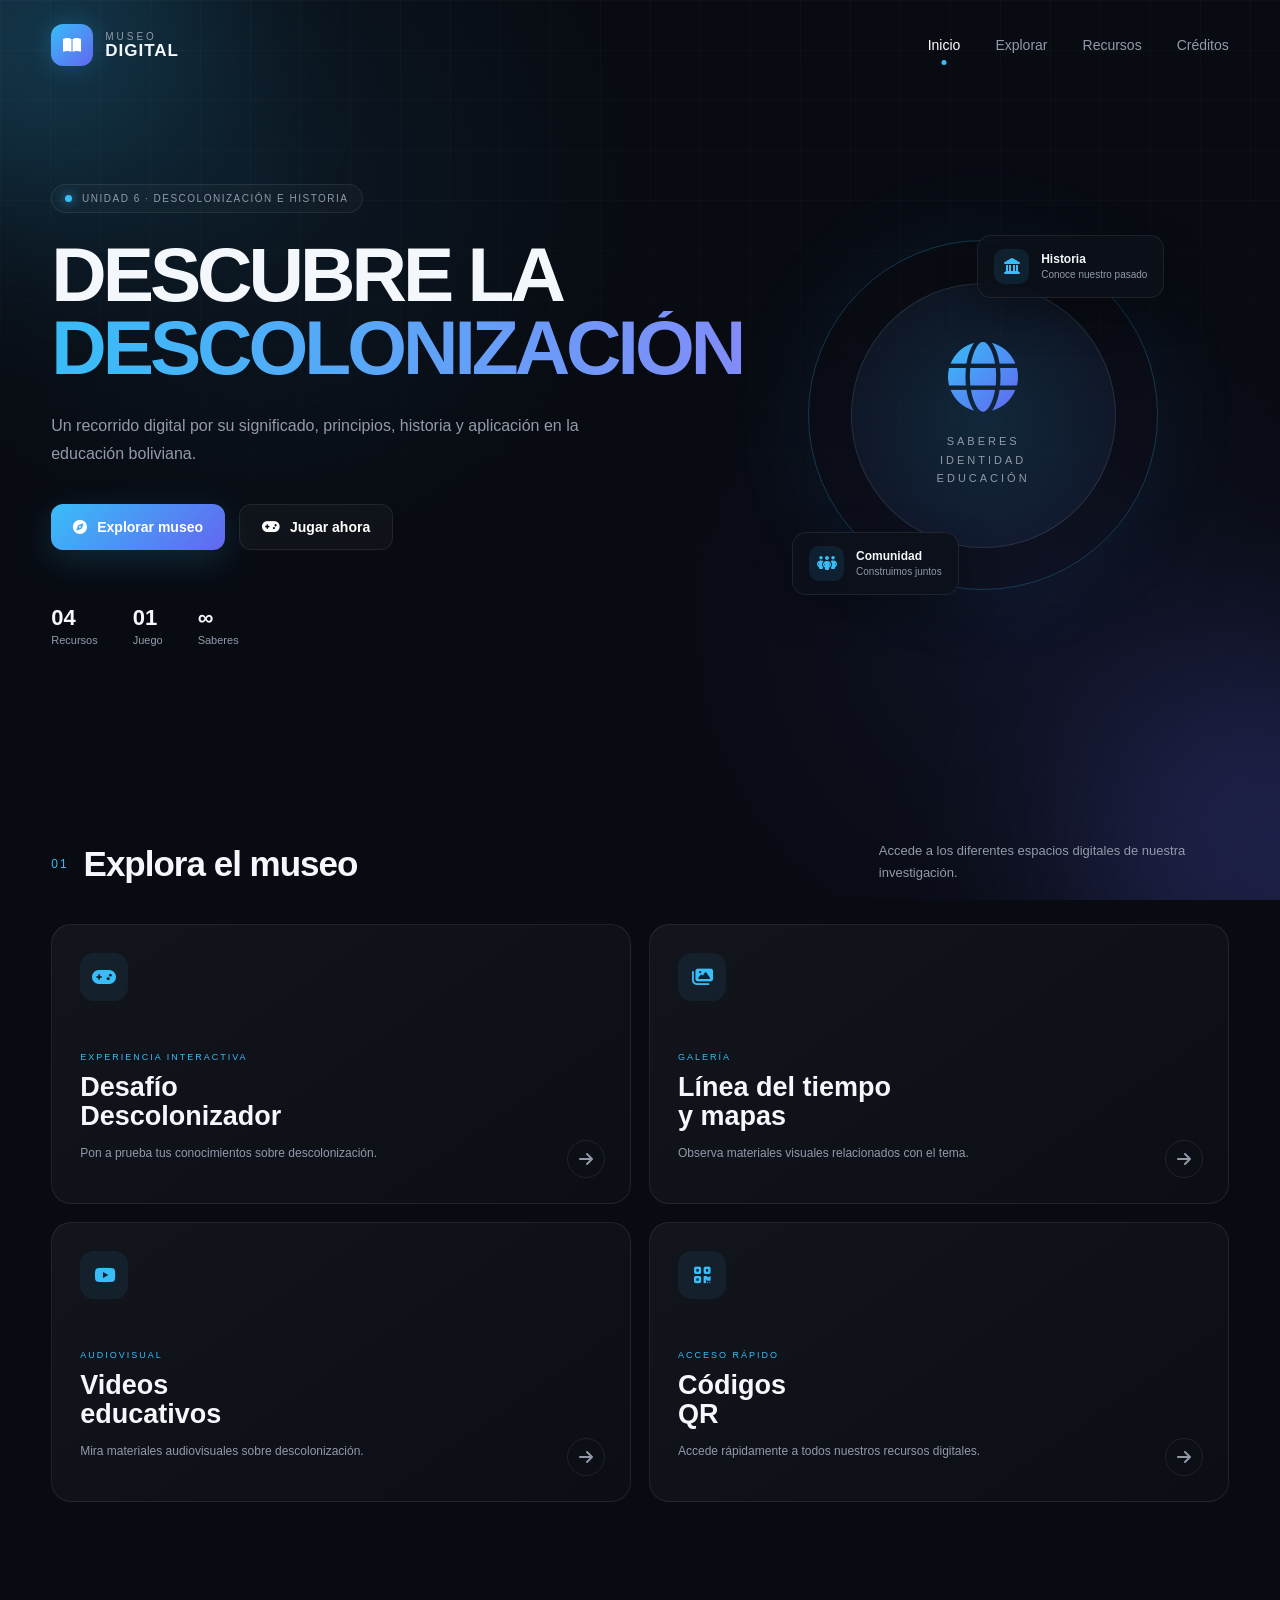
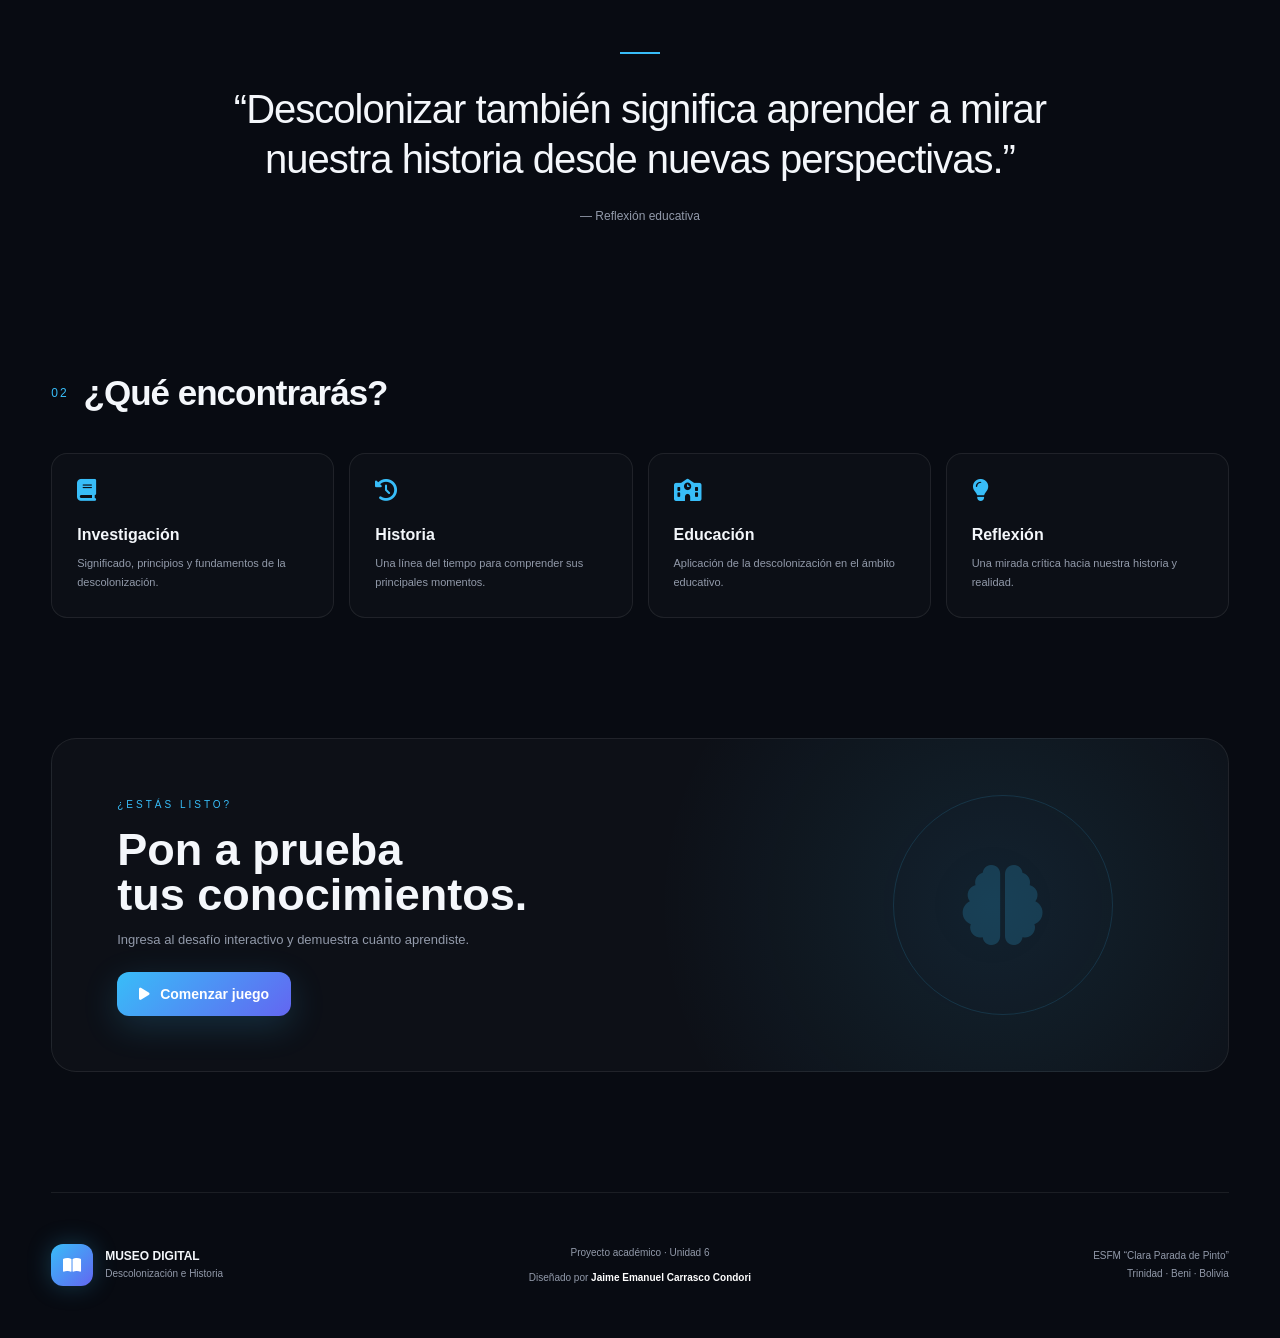
<file: index.html>
<!DOCTYPE html>
<html lang="es">
<head>
    <meta charset="UTF-8">
    <meta name="viewport" content="width=device-width, initial-scale=1.0">

    <title>Museo Digital | Descolonización</title>

    <link rel="stylesheet" href="css/style.css">

    <!-- Iconos -->
    <link rel="stylesheet"
          href="https://cdnjs.cloudflare.com/ajax/libs/font-awesome/6.5.2/css/all.min.css">
</head>

<body>

    <!-- =========================
         FONDO DECORATIVO
    ========================== -->

    <div class="background">
        <div class="orb orb-1"></div>
        <div class="orb orb-2"></div>
        <div class="grid"></div>
    </div>


    <!-- =========================
         NAVBAR
    ========================== -->

    <header class="navbar">

        <div class="logo">
            <div class="logo-icon">
                <i class="fa-solid fa-book-open"></i>
            </div>

            <div class="logo-text">
                <span>MUSEO</span>
                <strong>DIGITAL</strong>
            </div>
        </div>


        <nav>
            <a href="#inicio" class="active">Inicio</a>
            <a href="#explorar">Explorar</a>
            <a href="#recursos">Recursos</a>
            <a href="#creditos">Créditos</a>
        </nav>


        <button class="menu-btn" id="menuBtn">
            <i class="fa-solid fa-bars"></i>
        </button>

    </header>



    <!-- =========================
         HERO / INICIO
    ========================== -->

    <main>

        <section class="hero" id="inicio">

            <div class="hero-content">

                <div class="tag">
                    <span class="dot"></span>
                    UNIDAD 6 · DESCOLONIZACIÓN E HISTORIA
                </div>


                <h1>
                    DESCUBRE LA
                    <span>DESCOLONIZACIÓN</span>
                </h1>


                <p>
                    Un recorrido digital por su significado, principios,
                    historia y aplicación en la educación boliviana.
                </p>


                <div class="hero-buttons">

                    <a href="#explorar" class="btn btn-primary">
                        <i class="fa-solid fa-compass"></i>
                        Explorar museo
                    </a>

                    <a href="paginas/juego.html" class="btn btn-secondary">
                        <i class="fa-solid fa-gamepad"></i>
                        Jugar ahora
                    </a>

                </div>


                <div class="hero-info">

                    <div>
                        <strong>04</strong>
                        <span>Recursos</span>
                    </div>

                    <div>
                        <strong>01</strong>
                        <span>Juego</span>
                    </div>

                    <div>
                        <strong>∞</strong>
                        <span>Saberes</span>
                    </div>

                </div>

            </div>


            <!-- VISUAL DERECHO -->

            <div class="hero-visual">

                <div class="circle-main">

                    <div class="circle-inner">

                        <i class="fa-solid fa-globe"></i>

                        <span>
                            SABERES<br>
                            IDENTIDAD<br>
                            EDUCACIÓN
                        </span>

                    </div>

                </div>


                <div class="floating-card card-top">
                    <i class="fa-solid fa-landmark"></i>
                    <div>
                        <strong>Historia</strong>
                        <small>Conoce nuestro pasado</small>
                    </div>
                </div>


                <div class="floating-card card-bottom">
                    <i class="fa-solid fa-people-group"></i>
                    <div>
                        <strong>Comunidad</strong>
                        <small>Construimos juntos</small>
                    </div>
                </div>

            </div>

        </section>



        <!-- =========================
             EXPLORAR
        ========================== -->

        <section class="section" id="explorar">

            <div class="section-header">

                <div>
                    <span class="section-number">01</span>
                    <h2>Explora el museo</h2>
                </div>

                <p>
                    Accede a los diferentes espacios digitales
                    de nuestra investigación.
                </p>

            </div>


            <div class="cards">


                <!-- JUEGO -->

                <a href="paginas/juego.html" class="resource-card game-card">

                    <div class="card-icon">
                        <i class="fa-solid fa-gamepad"></i>
                    </div>

                    <div class="card-content">

                        <span class="card-label">
                            EXPERIENCIA INTERACTIVA
                        </span>

                        <h3>
                            Desafío
                            <br>
                            Descolonizador
                        </h3>

                        <p>
                            Pon a prueba tus conocimientos
                            sobre descolonización.
                        </p>

                    </div>

                    <div class="arrow">
                        <i class="fa-solid fa-arrow-right"></i>
                    </div>

                </a>



                <!-- GALERÍA -->

                <a href="paginas/galeria.html" class="resource-card">

                    <div class="card-icon">
                        <i class="fa-solid fa-images"></i>
                    </div>

                    <div class="card-content">

                        <span class="card-label">
                            GALERÍA
                        </span>

                        <h3>
                            Línea del tiempo
                            <br>
                            y mapas
                        </h3>

                        <p>
                            Observa materiales visuales
                            relacionados con el tema.
                        </p>

                    </div>

                    <div class="arrow">
                        <i class="fa-solid fa-arrow-right"></i>
                    </div>

                </a>



                <!-- VIDEOS -->

                <a href="paginas/videos.html" class="resource-card">

                    <div class="card-icon">
                        <i class="fa-brands fa-youtube"></i>
                    </div>

                    <div class="card-content">

                        <span class="card-label">
                            AUDIOVISUAL
                        </span>

                        <h3>
                            Videos
                            <br>
                            educativos
                        </h3>

                        <p>
                            Mira materiales audiovisuales
                            sobre descolonización.
                        </p>

                    </div>

                    <div class="arrow">
                        <i class="fa-solid fa-arrow-right"></i>
                    </div>

                </a>



                <!-- QR -->

                <a href="paginas/qr.html" class="resource-card">

                    <div class="card-icon">
                        <i class="fa-solid fa-qrcode"></i>
                    </div>

                    <div class="card-content">

                        <span class="card-label">
                            ACCESO RÁPIDO
                        </span>

                        <h3>
                            Códigos
                            <br>
                            QR
                        </h3>

                        <p>
                            Accede rápidamente a todos
                            nuestros recursos digitales.
                        </p>

                    </div>

                    <div class="arrow">
                        <i class="fa-solid fa-arrow-right"></i>
                    </div>

                </a>

            </div>

        </section>



        <!-- =========================
             FRASE
        ========================== -->

        <section class="quote-section">

            <div class="quote-line"></div>

            <blockquote>
                “Descolonizar también significa
                aprender a mirar nuestra historia
                desde nuevas perspectivas.”
            </blockquote>

            <span>
                — Reflexión educativa
            </span>

        </section>



        <!-- =========================
             RECURSOS
        ========================== -->

        <section class="section resources-section" id="recursos">

            <div class="section-header">

                <div>
                    <span class="section-number">02</span>
                    <h2>¿Qué encontrarás?</h2>
                </div>

            </div>


            <div class="mini-grid">

                <div class="mini-card">
                    <i class="fa-solid fa-book"></i>
                    <h3>Investigación</h3>
                    <p>
                        Significado, principios y fundamentos
                        de la descolonización.
                    </p>
                </div>


                <div class="mini-card">
                    <i class="fa-solid fa-clock-rotate-left"></i>
                    <h3>Historia</h3>
                    <p>
                        Una línea del tiempo para comprender
                        sus principales momentos.
                    </p>
                </div>


                <div class="mini-card">
                    <i class="fa-solid fa-school"></i>
                    <h3>Educación</h3>
                    <p>
                        Aplicación de la descolonización
                        en el ámbito educativo.
                    </p>
                </div>


                <div class="mini-card">
                    <i class="fa-solid fa-lightbulb"></i>
                    <h3>Reflexión</h3>
                    <p>
                        Una mirada crítica hacia nuestra
                        historia y realidad.
                    </p>
                </div>

            </div>

        </section>



        <!-- =========================
             CTA
        ========================== -->

        <section class="cta">

            <div class="cta-content">

                <span>¿ESTÁS LISTO?</span>

                <h2>
                    Pon a prueba
                    <br>
                    tus conocimientos.
                </h2>

                <p>
                    Ingresa al desafío interactivo
                    y demuestra cuánto aprendiste.
                </p>

                <a href="paginas/juego.html" class="btn btn-primary">
                    <i class="fa-solid fa-play"></i>
                    Comenzar juego
                </a>

            </div>


            <div class="cta-symbol">
                <i class="fa-solid fa-brain"></i>
            </div>

        </section>

    </main>



    <!-- =========================
         FOOTER
    ========================== -->

    <footer id="creditos">

        <div class="footer-logo">

            <div class="logo-icon">
                <i class="fa-solid fa-book-open"></i>
            </div>

            <div>
                <strong>MUSEO DIGITAL</strong>
                <span>Descolonización e Historia</span>
            </div>

        </div>


        <div class="footer-center">

            <p>
                Proyecto académico · Unidad 6
            </p>

            <p class="author">
                Diseñado por
                <strong>Jaime Emanuel Carrasco Condori</strong>
            </p>

        </div>


        <div class="footer-right">

            <span>ESFM “Clara Parada de Pinto”</span>
            <span>Trinidad · Beni · Bolivia</span>

        </div>

    </footer>



    <script src="js/script.js"></script>

</body>
</html>
</file>
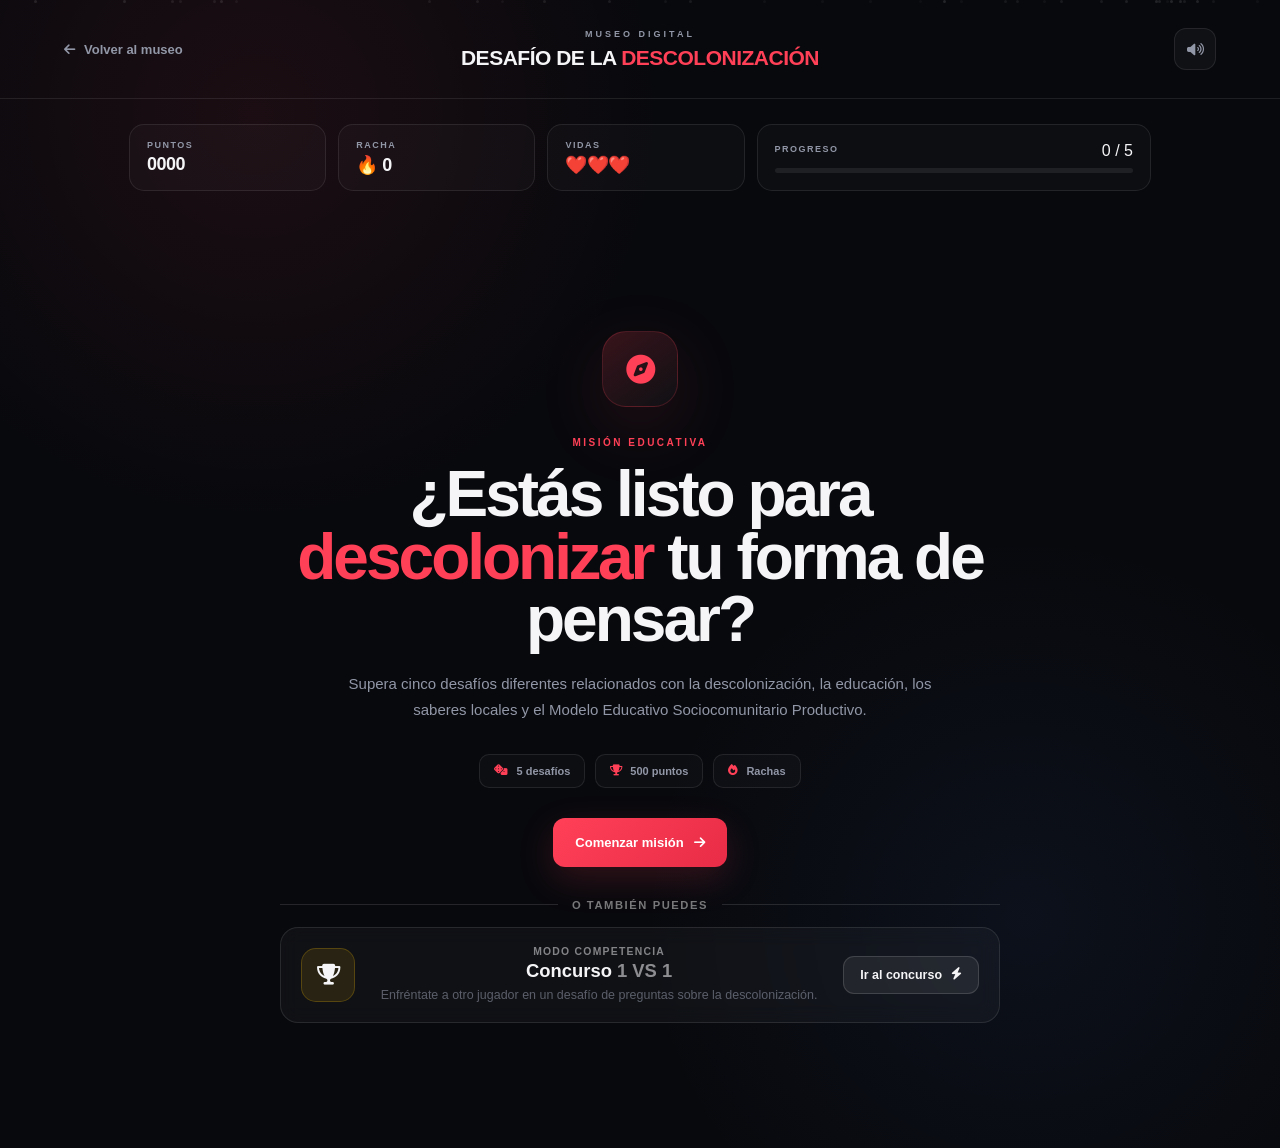
<file: paginas/juego.html>
<!DOCTYPE html>
<html lang="es">
<head>
    <meta charset="UTF-8">
    <meta name="viewport" content="width=device-width, initial-scale=1.0">

    <title>Desafío de la Descolonización | Museo Digital</title>

    <!-- Fuentes -->
    <link rel="preconnect" href="https://fonts.googleapis.com">
    <link rel="preconnect" href="https://fonts.gstatic.com" crossorigin>
    <link href="https://fonts.googleapis.com/css2?family=Inter:wght@400;500;600;700;800;900&display=swap" rel="stylesheet">

    <!-- Font Awesome -->
    <link rel="stylesheet"
          href="https://cdnjs.cloudflare.com/ajax/libs/font-awesome/6.5.2/css/all.min.css">

    <!-- CSS principal -->
    <link rel="stylesheet" href="../css/style.css">

    <!-- CSS del juego -->
    <link rel="stylesheet" href="../css/juego.css">
</head>

<body>

    <!-- =========================================
         FONDO / PARTICULAS
    ========================================== -->

    <div id="particles"></div>


    <!-- =========================================
         CABECERA
    ========================================== -->

    <header class="game-header">

        <a href="../index.html" class="game-back">
            <i class="fa-solid fa-arrow-left"></i>
            <span>Volver al museo</span>
        </a>

        <div class="game-brand">
            <span class="game-brand-small">
                MUSEO DIGITAL
            </span>

            <h1>
                DESAFÍO DE LA
                <span>DESCOLONIZACIÓN</span>
            </h1>
        </div>

        <button id="soundToggle" class="sound-button" aria-label="Activar o desactivar sonido">
            <i class="fa-solid fa-volume-high"></i>
        </button>

    </header>


    <!-- =========================================
         HUD
    ========================================== -->

    <section class="game-hud">

        <div class="hud-item">
            <span class="hud-label">PUNTOS</span>
            <strong id="score">0000</strong>
        </div>

        <div class="hud-item">
            <span class="hud-label">RACHA</span>
            <strong>
                🔥 <span id="streak">0</span>
            </strong>
        </div>

        <div class="hud-item">
            <span class="hud-label">VIDAS</span>
            <strong id="lives">❤️❤️❤️</strong>
        </div>

        <div class="hud-item hud-progress">

            <div class="progress-top">
                <span class="hud-label">PROGRESO</span>
                <span id="progressText">0 / 5</span>
            </div>

            <div class="progress-bar">
                <div id="progressFill"></div>
            </div>

        </div>

    </section>


    <!-- =========================================
         PANTALLA DE INICIO
    ========================================== -->

    <main id="startScreen" class="screen active">

        <div class="hero-game">

            <div class="hero-icon">
                <i class="fa-solid fa-compass"></i>
            </div>

            <span class="eyebrow">
                MISIÓN EDUCATIVA
            </span>

            <h2>
                ¿Estás listo para
                <span>descolonizar</span>
                tu forma de pensar?
            </h2>

            <p>
                Supera cinco desafíos diferentes relacionados con
                la descolonización, la educación, los saberes locales
                y el Modelo Educativo Sociocomunitario Productivo.
            </p>

            <div class="game-features">

                <div>
                    <i class="fa-solid fa-dice"></i>
                    <span>5 desafíos</span>
                </div>

                <div>
                    <i class="fa-solid fa-trophy"></i>
                    <span>500 puntos</span>
                </div>

                <div>
                    <i class="fa-solid fa-fire"></i>
                    <span>Rachas</span>
                </div>

            </div>

            <button id="startButton" class="main-button">
                <span>Comenzar misión</span>
                <i class="fa-solid fa-arrow-right"></i>
            </button>

            <!-- =========================================
            ACCESO AL CONCURSO 1 VS 1
            ========================================== -->

            <div class="contest-access">

                <div class="contest-divider">
                    <span>O TAMBIÉN PUEDES</span>
                </div>

                <div class="contest-card">

                    <div class="contest-icon">
                        <i class="fa-solid fa-trophy"></i>
                    </div>

                    <div class="contest-info">
                        <span class="contest-label">
                            MODO COMPETENCIA
                        </span>

                        <h3>
                            Concurso <span>1 VS 1</span>
                        </h3>

                        <p>
                            Enfréntate a otro jugador en un desafío
                            de preguntas sobre la descolonización.
                        </p>
                    </div>

                    <a href="concurso.html" class="contest-button">
                        <span>Ir al concurso</span>
                        <i class="fa-solid fa-bolt"></i>
                    </a>

                </div>

            </div>

        </div>

    </main>


    <!-- =========================================
         JUEGO
    ========================================== -->

    <main id="gameScreen" class="screen">

        <!-- Indicador de desafío -->

        <div class="challenge-indicator">

            <div class="challenge-number">
                <span id="challengeNumber">01</span>
            </div>

            <div>
                <span class="challenge-label">
                    DESAFÍO
                </span>

                <h2 id="challengeTitle">
                    Ruleta del saber
                </h2>
            </div>

        </div>


        <!-- =====================================
             DESAFÍO 1 — RULETA
        ====================================== -->

        <section id="challenge1" class="challenge-panel active">

            <div class="challenge-intro">

                <span class="mini-tag">
                    DESAFÍO 01 · AZAR
                </span>

                <h3>
                    🎡 Ruleta del saber
                </h3>

                <p>
                    Gira la ruleta y descubre qué aspecto de la
                    descolonización tendrás que resolver.
                </p>

            </div>

            <div class="roulette-area">

                <div class="roulette-pointer">
                    <i class="fa-solid fa-caret-down"></i>
                </div>

                <div id="roulette" class="roulette">

                    <div class="roulette-center">
                        <span>GIRO</span>
                    </div>

                </div>

            </div>

            <div id="rouletteResult" class="roulette-result">
                Gira la ruleta para comenzar
            </div>

            <button id="spinButton" class="main-button">
                <i class="fa-solid fa-rotate"></i>
                <span>Girar ruleta</span>
            </button>

            <div id="rouletteQuestion" class="roulette-question hidden">

                <span class="question-category">
                    DESAFÍO DESBLOQUEADO
                </span>

                <h3 id="rouletteQuestionText"></h3>

                <div id="rouletteAnswers" class="answers"></div>

            </div>

        </section>


        <!-- =====================================
             DESAFÍO 2 — VERDADERO / FALSO
        ====================================== -->

        <section id="challenge2" class="challenge-panel">

            <div class="challenge-intro">

                <span class="mini-tag">
                    DESAFÍO 02 · VELOCIDAD
                </span>

                <h3>
                    ⚡ ¿Verdadero o falso?
                </h3>

                <p>
                    Lee cada afirmación y decide si representa
                    correctamente un principio de la educación
                    descolonizadora.
                </p>

            </div>

            <div class="statement-card">

                <span class="statement-number" id="tfNumber">
                    AFIRMACIÓN 01
                </span>

                <h3 id="tfStatement">
                    La educación descolonizadora busca valorar
                    los saberes y conocimientos propios.
                </h3>

            </div>

            <div class="tf-buttons">

                <button class="tf-button true" data-answer="true">
                    <span class="tf-symbol">✓</span>
                    <span>Verdadero</span>
                </button>

                <button class="tf-button false" data-answer="false">
                    <span class="tf-symbol">×</span>
                    <span>Falso</span>
                </button>

            </div>

            <div id="tfFeedback" class="feedback hidden"></div>

            <button id="nextTF" class="secondary-button hidden">
                Siguiente
                <i class="fa-solid fa-arrow-right"></i>
            </button>

        </section>


        <!-- =====================================
             DESAFÍO 3 — CONECTAR
        ====================================== -->

        <section id="challenge3" class="challenge-panel">

            <div class="challenge-intro">

                <span class="mini-tag">
                    DESAFÍO 03 · CONEXIONES
                </span>

                <h3>
                    🔗 Conecta los conceptos
                </h3>

                <p>
                    Arrastra cada concepto hacia su significado correcto.
                    En celular también puedes tocar primero un concepto
                    y después su pareja.
                </p>

            </div>

            <div class="matching-board">

                <div class="matching-column">

                    <span class="column-title">
                        CONCEPTOS
                    </span>

                    <div id="conceptsList"></div>

                </div>

                <div class="connection-symbol">
                    <i class="fa-solid fa-link"></i>
                </div>

                <div class="matching-column">

                    <span class="column-title">
                        SIGNIFICADOS
                    </span>

                    <div id="definitionsList"></div>

                </div>

            </div>

            <div id="matchFeedback" class="feedback hidden"></div>

            <button id="finishMatching" class="main-button hidden">
                Continuar
                <i class="fa-solid fa-arrow-right"></i>
            </button>

        </section>


        <!-- =====================================
             DESAFÍO 4 — DETECTAR IDEA COLONIAL
        ====================================== -->

        <section id="challenge4" class="challenge-panel">

            <div class="challenge-intro">

                <span class="mini-tag">
                    DESAFÍO 04 · DETECCIÓN
                </span>

                <h3>
                    🔎 Detecta la idea colonial
                </h3>

                <p>
                    Observa las situaciones y selecciona aquella
                    que contradice una educación descolonizadora.
                </p>

            </div>

            <div id="colonialScenarios" class="scenario-grid"></div>

            <div id="colonialFeedback" class="feedback hidden"></div>

            <button id="nextColonial" class="secondary-button hidden">
                Continuar
                <i class="fa-solid fa-arrow-right"></i>
            </button>

        </section>


        <!-- =====================================
             DESAFÍO 5 — CONSTRUIR ESCUELA
        ====================================== -->

        <section id="challenge5" class="challenge-panel">

            <div class="challenge-intro">

                <span class="mini-tag">
                    DESAFÍO 05 · MISIÓN FINAL
                </span>

                <h3>
                    🏫 Construye una escuela descolonizadora
                </h3>

                <p>
                    Selecciona los elementos que deberían formar parte
                    de una educación descolonizadora.
                </p>

            </div>

            <div class="school-layout">

                <div class="school-preview">

                    <div class="school-roof">
                        <span>MI ESCUELA</span>
                    </div>

                    <div class="school-building">

                        <div class="school-window"></div>
                        <div class="school-door"></div>

                    </div>

                    <div id="schoolElements" class="selected-elements">
                        <span>Selecciona elementos...</span>
                    </div>

                </div>

                <div class="element-selector">

                    <span class="column-title">
                        ELEMENTOS DISPONIBLES
                    </span>

                    <div id="schoolOptions" class="school-options"></div>

                </div>

            </div>

            <button id="finishSchool" class="main-button">
                Evaluar mi escuela
                <i class="fa-solid fa-building-columns"></i>
            </button>

        </section>

    </main>


    <!-- =========================================
         PANTALLA FINAL
    ========================================== -->

    <main id="finalScreen" class="screen">

        <div class="final-card">

            <div class="final-trophy">
                <i class="fa-solid fa-trophy"></i>
            </div>

            <span class="eyebrow">
                MISIÓN COMPLETADA
            </span>

            <h2>
                Has terminado el desafío
            </h2>

            <p id="finalMessage">
                Tu recorrido por la descolonización ha terminado.
            </p>

            <div class="final-score">

                <span>PUNTUACIÓN FINAL</span>

                <strong id="finalScore">
                    0000
                </strong>

            </div>

            <div class="rank-card">

                <span>
                    TU RANGO
                </span>

                <strong id="finalRank">
                    GUARDIÁN DEL SABER
                </strong>

            </div>

            <div class="final-stats">

                <div>
                    <strong id="finalCorrect">
                        0
                    </strong>

                    <span>aciertos</span>
                </div>

                <div>
                    <strong id="finalStreak">
                        0
                    </strong>

                    <span>racha máxima</span>
                </div>

                <div>
                    <strong>
                        5
                    </strong>

                    <span>desafíos</span>
                </div>

            </div>

            <div class="final-actions">

                <button id="restartButton" class="main-button">
                    <i class="fa-solid fa-rotate-right"></i>
                    Volver a jugar
                </button>

                <a href="../index.html" class="secondary-button">
                    <i class="fa-solid fa-house"></i>
                    Volver al museo
                </a>

            </div>

        </div>

    </main>


    <!-- =========================================
         MENSAJE FLOTANTE
    ========================================== -->

    <div id="toast" class="toast"></div>


    <script src="../js/juego.js"></script>

</body>
</html>
</file>
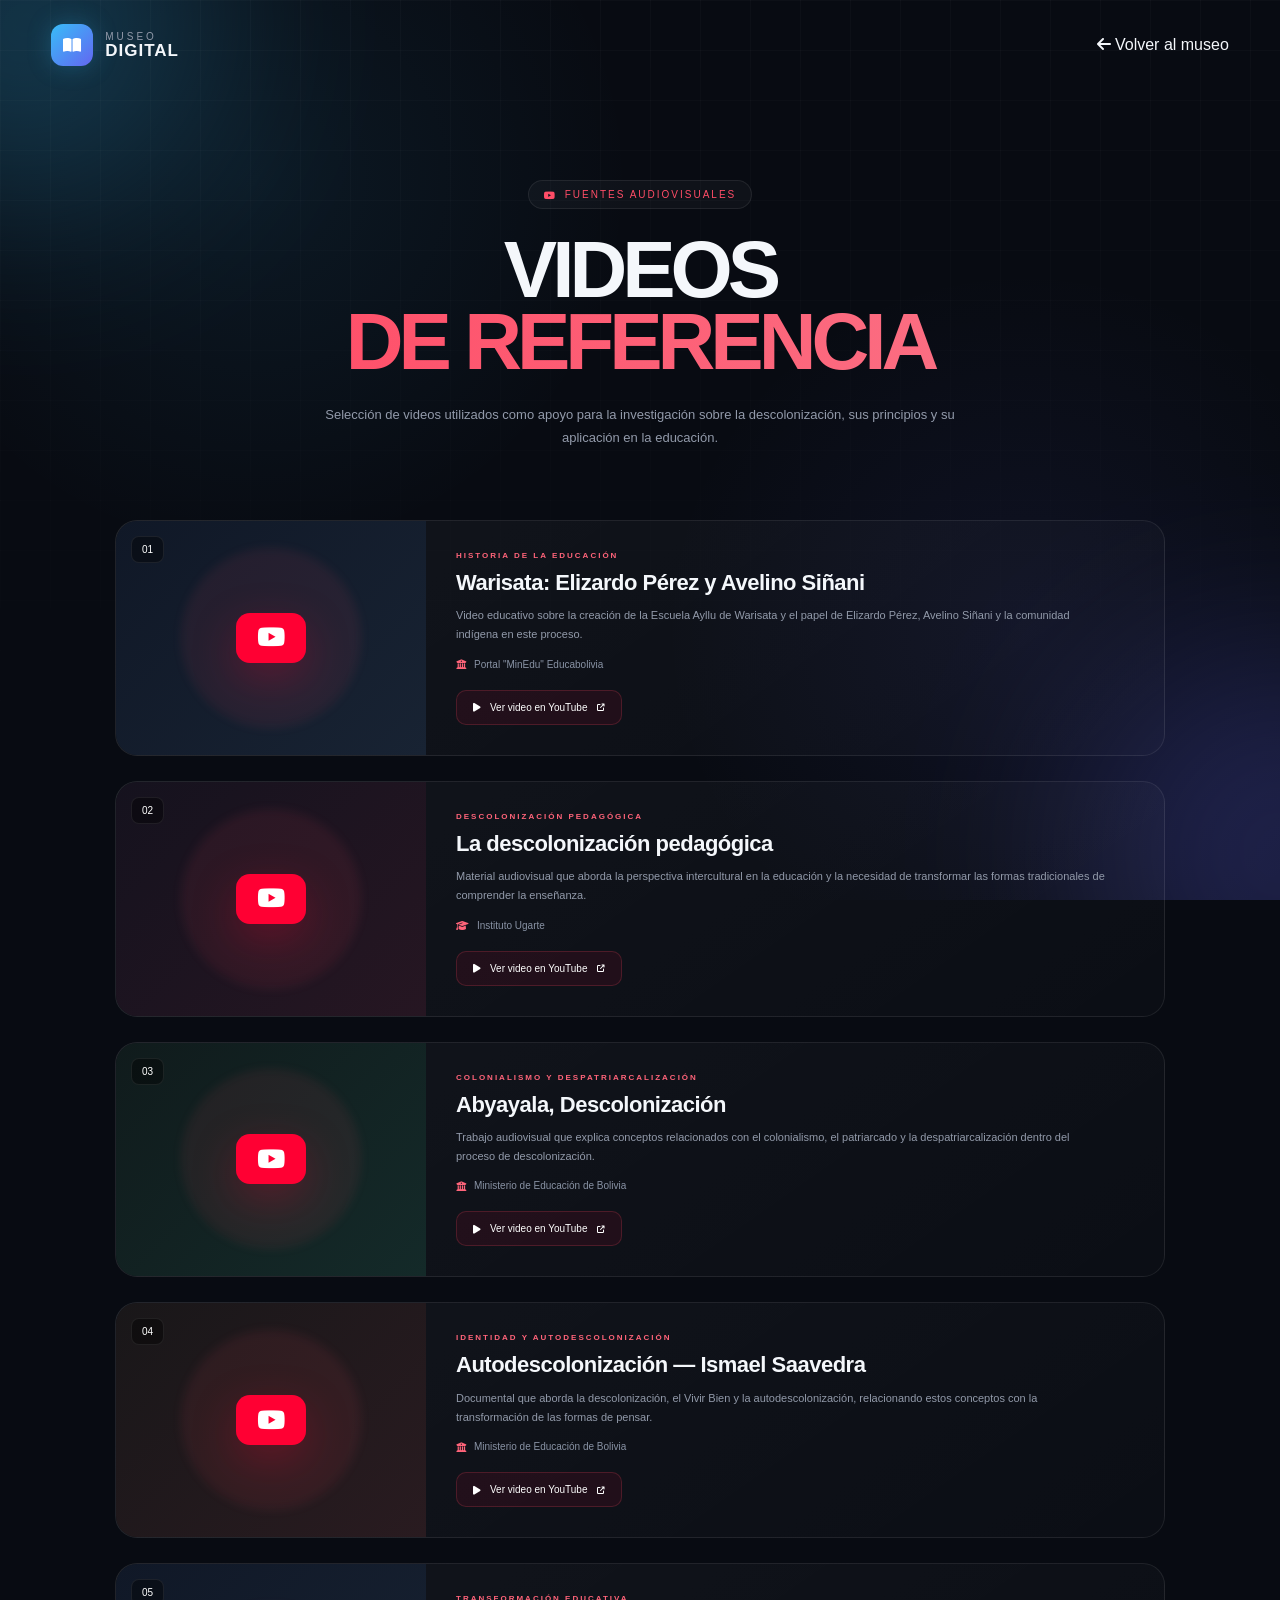
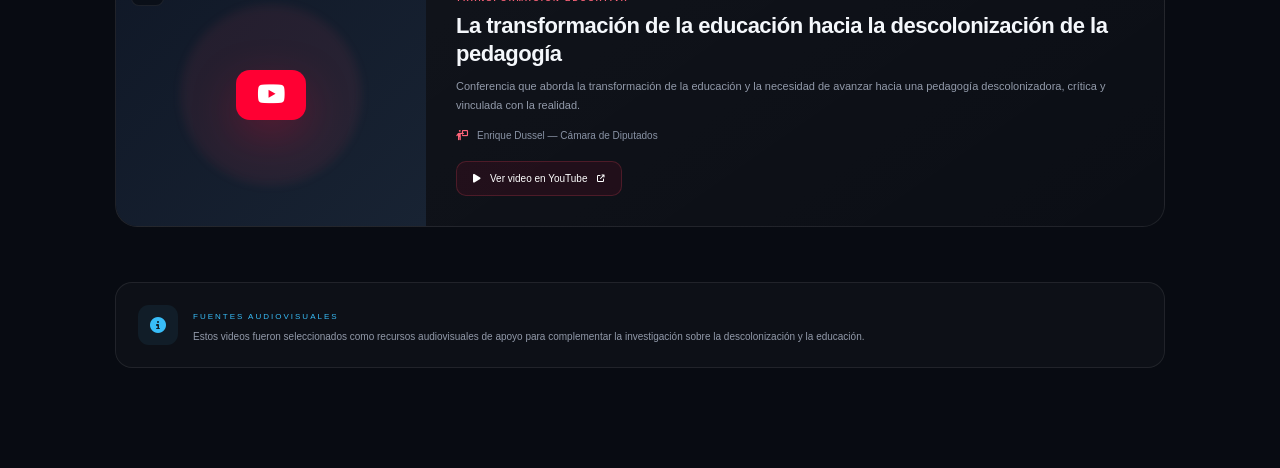
<file: paginas/videos.html>
<!DOCTYPE html>
<html lang="es">

<head>

    <meta charset="UTF-8">

    <meta name="viewport" content="width=device-width, initial-scale=1.0">

    <title>Videos | Museo Digital</title>

    <!-- CSS GENERAL -->
    <link rel="stylesheet" href="../css/style.css">

    <!-- CSS VIDEOS -->
    <link rel="stylesheet" href="../css/videos.css">

    <!-- ICONOS -->
    <link
        rel="stylesheet"
        href="https://cdnjs.cloudflare.com/ajax/libs/font-awesome/6.5.2/css/all.min.css"
    >

</head>


<body>


<!-- =========================================
     FONDO
========================================= -->

<div class="background">

    <div class="orb orb-1"></div>

    <div class="orb orb-2"></div>

    <div class="grid"></div>

</div>



<!-- =========================================
     NAVBAR
========================================= -->

<header class="navbar">

    <a href="../index.html" class="logo">

        <div class="logo-icon">
            <i class="fa-solid fa-book-open"></i>
        </div>

        <div class="logo-text">
            <span>MUSEO</span>
            <strong>DIGITAL</strong>
        </div>

    </a>


    <a href="../index.html" class="back-home">

        <i class="fa-solid fa-arrow-left"></i>

        Volver al museo

    </a>

</header>



<!-- =========================================
     CONTENIDO
========================================= -->

<main class="videos-container">


    <!-- =========================================
         ENCABEZADO
    ========================================== -->

    <section class="videos-header">

        <div class="videos-badge">

            <i class="fa-brands fa-youtube"></i>

            FUENTES AUDIOVISUALES

        </div>


        <h1>

            VIDEOS

            <span>DE REFERENCIA</span>

        </h1>


        <p>

            Selección de videos utilizados como apoyo
            para la investigación sobre la descolonización,
            sus principios y su aplicación en la educación.

        </p>

    </section>



    <!-- =========================================
         VIDEO 01 — WARISATA
    ========================================== -->

    <section class="video-card">

        <div class="video-preview">

            <div class="youtube-icon">
                <i class="fa-brands fa-youtube"></i>
            </div>

            <span class="source-number">
                01
            </span>

        </div>


        <div class="video-info">

            <div class="video-category">
                HISTORIA DE LA EDUCACIÓN
            </div>


            <h2>
                Warisata: Elizardo Pérez y Avelino Siñani
            </h2>


            <p>

                Video educativo sobre la creación de la
                Escuela Ayllu de Warisata y el papel de
                Elizardo Pérez, Avelino Siñani y la
                comunidad indígena en este proceso.

            </p>


            <div class="video-source">

                <i class="fa-solid fa-building-columns"></i>

                Portal "MinEdu" Educabolivia

            </div>


            <a
                href="https://www.youtube.com/watch?v=cWamdkWSOK8"
                target="_blank"
                rel="noopener noreferrer"
                class="watch-button"
            >

                <i class="fa-solid fa-play"></i>

                Ver video en YouTube

                <i class="fa-solid fa-arrow-up-right-from-square"></i>

            </a>

        </div>

    </section>



    <!-- =========================================
         VIDEO 02 — DESCOLONIZACIÓN PEDAGÓGICA
    ========================================== -->

    <section class="video-card">

        <div class="video-preview preview-02">

            <div class="youtube-icon">
                <i class="fa-brands fa-youtube"></i>
            </div>

            <span class="source-number">
                02
            </span>

        </div>


        <div class="video-info">

            <div class="video-category">
                DESCOLONIZACIÓN PEDAGÓGICA
            </div>


            <h2>
                La descolonización pedagógica
            </h2>


            <p>

                Material audiovisual que aborda la
                perspectiva intercultural en la educación
                y la necesidad de transformar las formas
                tradicionales de comprender la enseñanza.

            </p>


            <div class="video-source">

                <i class="fa-solid fa-graduation-cap"></i>

                Instituto Ugarte

            </div>


            <a
                href="https://www.youtube.com/watch?v=zcej79VJQkY"
                target="_blank"
                rel="noopener noreferrer"
                class="watch-button"
            >

                <i class="fa-solid fa-play"></i>

                Ver video en YouTube

                <i class="fa-solid fa-arrow-up-right-from-square"></i>

            </a>

        </div>

    </section>



    <!-- =========================================
         VIDEO 03 — ABYAYALA
    ========================================== -->

    <section class="video-card">

        <div class="video-preview preview-03">

            <div class="youtube-icon">
                <i class="fa-brands fa-youtube"></i>
            </div>

            <span class="source-number">
                03
            </span>

        </div>


        <div class="video-info">

            <div class="video-category">
                COLONIALISMO Y DESPATRIARCALIZACIÓN
            </div>


            <h2>
                Abyayala, Descolonización
            </h2>


            <p>

                Trabajo audiovisual que explica conceptos
                relacionados con el colonialismo, el
                patriarcado y la despatriarcalización
                dentro del proceso de descolonización.

            </p>


            <div class="video-source">

                <i class="fa-solid fa-building-columns"></i>

                Ministerio de Educación de Bolivia

            </div>


            <a
                href="https://www.youtube.com/watch?v=lXfmNnH5nRU"
                target="_blank"
                rel="noopener noreferrer"
                class="watch-button"
            >

                <i class="fa-solid fa-play"></i>

                Ver video en YouTube

                <i class="fa-solid fa-arrow-up-right-from-square"></i>

            </a>

        </div>

    </section>



    <!-- =========================================
         VIDEO 04 — AUTODESCOLONIZACIÓN
    ========================================== -->

    <section class="video-card">

        <div class="video-preview preview-04">

            <div class="youtube-icon">
                <i class="fa-brands fa-youtube"></i>
            </div>

            <span class="source-number">
                04
            </span>

        </div>


        <div class="video-info">

            <div class="video-category">
                IDENTIDAD Y AUTODESCOLONIZACIÓN
            </div>


            <h2>
                Autodescolonización — Ismael Saavedra
            </h2>


            <p>

                Documental que aborda la descolonización,
                el Vivir Bien y la autodescolonización,
                relacionando estos conceptos con la
                transformación de las formas de pensar.

            </p>


            <div class="video-source">

                <i class="fa-solid fa-building-columns"></i>

                Ministerio de Educación de Bolivia

            </div>


            <a
                href="https://www.youtube.com/watch?v=I3J8Jeh3Fjw"
                target="_blank"
                rel="noopener noreferrer"
                class="watch-button"
            >

                <i class="fa-solid fa-play"></i>

                Ver video en YouTube

                <i class="fa-solid fa-arrow-up-right-from-square"></i>

            </a>

        </div>

    </section>



    <!-- =========================================
         VIDEO 05 — TRANSFORMACIÓN EDUCATIVA
    ========================================== -->

    <section class="video-card">

        <div class="video-preview preview-05">

            <div class="youtube-icon">
                <i class="fa-brands fa-youtube"></i>
            </div>

            <span class="source-number">
                05
            </span>

        </div>


        <div class="video-info">

            <div class="video-category">
                TRANSFORMACIÓN EDUCATIVA
            </div>


            <h2>
                La transformación de la educación hacia
                la descolonización de la pedagogía
            </h2>


            <p>

                Conferencia que aborda la transformación
                de la educación y la necesidad de avanzar
                hacia una pedagogía descolonizadora,
                crítica y vinculada con la realidad.

            </p>


            <div class="video-source">

                <i class="fa-solid fa-person-chalkboard"></i>

                Enrique Dussel — Cámara de Diputados

            </div>


            <a
                href="https://www.youtube.com/watch?v=sWg94cBYDrM"
                target="_blank"
                rel="noopener noreferrer"
                class="watch-button"
            >

                <i class="fa-solid fa-play"></i>

                Ver video en YouTube

                <i class="fa-solid fa-arrow-up-right-from-square"></i>

            </a>

        </div>

    </section>



    <!-- =========================================
         NOTA FINAL
    ========================================== -->

    <section class="sources-note">

        <div class="note-icon">

            <i class="fa-solid fa-circle-info"></i>

        </div>


        <div>

            <span>FUENTES AUDIOVISUALES</span>

            <p>

                Estos videos fueron seleccionados como
                recursos audiovisuales de apoyo para
                complementar la investigación sobre
                la descolonización y la educación.

            </p>

        </div>

    </section>


</main>


</body>

</html>
</file>
<file: css/style.css>
/* =========================================
   RESET
========================================= */

* {
    margin: 0;
    padding: 0;
    box-sizing: border-box;
}

html {
    scroll-behavior: smooth;
}

body {
    font-family: "Segoe UI", Arial, sans-serif;
    background: #080b12;
    color: #f4f7fb;
    overflow-x: hidden;
}

a {
    text-decoration: none;
    color: inherit;
}


/* =========================================
   VARIABLES
========================================= */

:root {

    --bg: #080b12;
    --bg-soft: #0d111a;
    --card: rgba(20, 26, 38, 0.72);

    --primary: #38bdf8;
    --secondary: #6366f1;

    --text: #f5f7fb;
    --muted: #929aaa;

    --border: rgba(255,255,255,0.08);

}


/* =========================================
   BACKGROUND
========================================= */

.background {
    position: fixed;
    inset: 0;
    z-index: -10;
    overflow: hidden;
    background:
        radial-gradient(
            circle at 20% 20%,
            rgba(56,189,248,0.08),
            transparent 30%
        ),
        radial-gradient(
            circle at 80% 70%,
            rgba(99,102,241,0.08),
            transparent 30%
        ),
        var(--bg);
}


.orb {
    position: absolute;
    border-radius: 50%;
    filter: blur(100px);
    opacity: 0.25;
}

.orb-1 {
    width: 350px;
    height: 350px;
    background: #38bdf8;
    top: -150px;
    left: -150px;
}

.orb-2 {
    width: 400px;
    height: 400px;
    background: #6366f1;
    right: -200px;
    bottom: -150px;
}


.grid {
    position: absolute;
    inset: 0;

    background-image:
        linear-gradient(
            rgba(255,255,255,0.025) 1px,
            transparent 1px
        ),
        linear-gradient(
            90deg,
            rgba(255,255,255,0.025) 1px,
            transparent 1px
        );

    background-size: 50px 50px;

    mask-image:
        linear-gradient(
            to bottom,
            black,
            transparent 90%
        );
}


/* =========================================
   NAVBAR
========================================= */

.navbar {

    width: min(1200px, 92%);

    margin: auto;

    height: 90px;

    display: flex;

    align-items: center;

    justify-content: space-between;

    position: relative;

    z-index: 10;
}


.logo {

    display: flex;

    align-items: center;

    gap: 12px;
}


.logo-icon {

    width: 42px;
    height: 42px;

    display: flex;

    align-items: center;
    justify-content: center;

    border-radius: 12px;

    background: linear-gradient(
        135deg,
        var(--primary),
        var(--secondary)
    );

    color: white;

    box-shadow:
        0 0 25px rgba(56,189,248,0.25);
}


.logo-text {

    display: flex;

    flex-direction: column;

    line-height: 1;
}


.logo-text span {

    font-size: 10px;

    letter-spacing: 3px;

    color: var(--muted);
}


.logo-text strong {

    font-size: 17px;

    letter-spacing: 1px;

}


nav {

    display: flex;

    gap: 35px;
}


nav a {

    color: var(--muted);

    font-size: 14px;

    transition: 0.3s;

    position: relative;
}


nav a:hover,
nav a.active {

    color: white;
}


nav a.active::after {

    content: "";

    position: absolute;

    width: 5px;
    height: 5px;

    border-radius: 50%;

    background: var(--primary);

    bottom: -12px;

    left: 50%;

    transform: translateX(-50%);
}


.menu-btn {

    display: none;

    background: none;

    border: none;

    color: white;

    font-size: 22px;

    cursor: pointer;
}


/* =========================================
   HERO
========================================= */

.hero {

    width: min(1200px, 92%);

    min-height: 650px;

    margin: auto;

    display: grid;

    grid-template-columns: 1.1fr 0.9fr;

    align-items: center;

    gap: 40px;
}


.hero-content {

    animation: fadeUp 0.8s ease forwards;
}


.tag {

    display: inline-flex;

    align-items: center;

    gap: 10px;

    padding: 8px 13px;

    border: 1px solid var(--border);

    border-radius: 50px;

    background: rgba(255,255,255,0.025);

    font-size: 10px;

    letter-spacing: 1.5px;

    color: var(--muted);

    margin-bottom: 25px;
}


.dot {

    width: 7px;
    height: 7px;

    border-radius: 50%;

    background: var(--primary);

    box-shadow:
        0 0 12px var(--primary);
}


.hero h1 {

    font-size: clamp(48px, 6vw, 82px);

    line-height: 0.95;

    letter-spacing: -4px;

    max-width: 750px;

}


.hero h1 span {

    display: block;

    background:
        linear-gradient(
            90deg,
            #38bdf8,
            #818cf8
        );

    -webkit-background-clip: text;

    background-clip: text;

    color: transparent;
}


.hero p {

    max-width: 570px;

    margin-top: 28px;

    color: var(--muted);

    line-height: 1.8;

    font-size: 16px;
}


.hero-buttons {

    display: flex;

    gap: 14px;

    margin-top: 35px;
}


.btn {

    display: inline-flex;

    align-items: center;

    justify-content: center;

    gap: 10px;

    padding: 14px 22px;

    border-radius: 12px;

    font-size: 14px;

    font-weight: 600;

    transition: 0.3s;

}


.btn-primary {

    background: linear-gradient(
        135deg,
        var(--primary),
        var(--secondary)
    );

    color: white;

    box-shadow:
        0 10px 35px rgba(56,189,248,0.18);
}


.btn-primary:hover {

    transform: translateY(-3px);

    box-shadow:
        0 15px 40px rgba(56,189,248,0.3);
}


.btn-secondary {

    border: 1px solid var(--border);

    background: rgba(255,255,255,0.03);

    color: white;
}


.btn-secondary:hover {

    background: rgba(255,255,255,0.08);

    transform: translateY(-3px);
}


.hero-info {

    display: flex;

    gap: 35px;

    margin-top: 55px;
}


.hero-info div {

    display: flex;

    flex-direction: column;
}


.hero-info strong {

    font-size: 22px;
}


.hero-info span {

    font-size: 11px;

    color: var(--muted);

    margin-top: 3px;
}


/* =========================================
   HERO VISUAL
========================================= */

.hero-visual {

    position: relative;

    height: 500px;

    display: flex;

    align-items: center;

    justify-content: center;
}


.circle-main {

    width: 350px;
    height: 350px;

    border-radius: 50%;

    border: 1px solid rgba(56,189,248,0.25);

    display: flex;

    align-items: center;
    justify-content: center;

    box-shadow:
        0 0 100px rgba(56,189,248,0.07);

    animation: float 5s ease-in-out infinite;
}


.circle-inner {

    width: 265px;
    height: 265px;

    border-radius: 50%;

    background:
        radial-gradient(
            circle,
            rgba(56,189,248,0.15),
            rgba(99,102,241,0.05)
        );

    border: 1px solid rgba(255,255,255,0.1);

    display: flex;

    flex-direction: column;

    align-items: center;
    justify-content: center;

    text-align: center;

    gap: 20px;
}


.circle-inner i {

    font-size: 70px;

    background:
        linear-gradient(
            135deg,
            var(--primary),
            var(--secondary)
        );

    -webkit-background-clip: text;

    color: transparent;
}


.circle-inner span {

    font-size: 11px;

    letter-spacing: 3px;

    line-height: 1.7;

    color: var(--muted);
}


/* =========================================
   FLOATING CARDS
========================================= */

.floating-card {

    position: absolute;

    display: flex;

    align-items: center;

    gap: 12px;

    padding: 13px 16px;

    border: 1px solid var(--border);

    background:
        rgba(13,17,26,0.8);

    backdrop-filter: blur(15px);

    border-radius: 14px;

    box-shadow:
        0 15px 40px rgba(0,0,0,0.3);
}


.floating-card i {

    width: 35px;
    height: 35px;

    display: flex;

    align-items: center;
    justify-content: center;

    border-radius: 10px;

    background: rgba(56,189,248,0.1);

    color: var(--primary);
}


.floating-card strong {

    display: block;

    font-size: 12px;
}


.floating-card small {

    display: block;

    font-size: 10px;

    color: var(--muted);

    margin-top: 3px;
}


.card-top {

    top: 70px;

    right: 20px;

    animation: float 4s ease-in-out infinite;
}


.card-bottom {

    bottom: 70px;

    left: 10px;

    animation: float 4.5s ease-in-out infinite;
}


/* =========================================
   SECTIONS
========================================= */

.section {

    width: min(1200px, 92%);

    margin: 100px auto;
}


.section-header {

    display: flex;

    align-items: end;

    justify-content: space-between;

    margin-bottom: 40px;
}


.section-header > div {

    display: flex;

    align-items: center;

    gap: 15px;
}


.section-number {

    color: var(--primary);

    font-size: 12px;

    letter-spacing: 2px;
}


.section h2 {

    font-size: 35px;

    letter-spacing: -1px;
}


.section-header p {

    max-width: 350px;

    color: var(--muted);

    font-size: 13px;

    line-height: 1.7;
}


/* =========================================
   RESOURCE CARDS
========================================= */

.cards {

    display: grid;

    grid-template-columns:
        repeat(2, 1fr);

    gap: 18px;
}


.resource-card {

    min-height: 280px;

    padding: 28px;

    border: 1px solid var(--border);

    border-radius: 20px;

    background:
        linear-gradient(
            145deg,
            rgba(255,255,255,0.045),
            rgba(255,255,255,0.015)
        );

    position: relative;

    overflow: hidden;

    transition: 0.4s;
}


.resource-card::before {

    content: "";

    position: absolute;

    width: 180px;
    height: 180px;

    border-radius: 50%;

    background: var(--primary);

    opacity: 0;

    filter: blur(80px);

    right: -60px;
    bottom: -60px;

    transition: 0.4s;
}


.resource-card:hover {

    transform: translateY(-7px);

    border-color:
        rgba(56,189,248,0.3);
}


.resource-card:hover::before {

    opacity: 0.15;
}


.card-icon {

    width: 48px;
    height: 48px;

    border-radius: 14px;

    display: flex;

    align-items: center;
    justify-content: center;

    background:
        rgba(56,189,248,0.08);

    color: var(--primary);

    font-size: 19px;

    margin-bottom: 45px;
}


.card-label {

    color: var(--primary);

    font-size: 9px;

    letter-spacing: 2px;
}


.resource-card h3 {

    font-size: 27px;

    line-height: 1.05;

    margin-top: 9px;
}


.resource-card p {

    color: var(--muted);

    font-size: 12px;

    line-height: 1.6;

    max-width: 330px;

    margin-top: 14px;
}


.arrow {

    position: absolute;

    right: 25px;

    bottom: 25px;

    width: 38px;
    height: 38px;

    border-radius: 50%;

    border: 1px solid var(--border);

    display: flex;

    align-items: center;
    justify-content: center;

    color: var(--muted);

    transition: 0.3s;
}


.resource-card:hover .arrow {

    background: var(--primary);

    color: #071018;

    transform: rotate(-45deg);
}


/* =========================================
   QUOTE
========================================= */

.quote-section {

    width: min(900px, 90%);

    margin: 150px auto;

    text-align: center;
}


.quote-line {

    width: 40px;
    height: 2px;

    background: var(--primary);

    margin: auto auto 30px;
}


blockquote {

    font-size: clamp(25px, 4vw, 40px);

    line-height: 1.25;

    letter-spacing: -1px;
}


.quote-section > span {

    display: block;

    color: var(--muted);

    font-size: 12px;

    margin-top: 25px;
}


/* =========================================
   MINI CARDS
========================================= */

.mini-grid {

    display: grid;

    grid-template-columns:
        repeat(4, 1fr);

    gap: 15px;
}


.mini-card {

    padding: 25px;

    border-radius: 16px;

    border: 1px solid var(--border);

    background: rgba(255,255,255,0.02);

    transition: 0.3s;
}


.mini-card:hover {

    transform: translateY(-5px);

    background: rgba(255,255,255,0.04);
}


.mini-card i {

    color: var(--primary);

    font-size: 22px;

    margin-bottom: 25px;
}


.mini-card h3 {

    font-size: 16px;

    margin-bottom: 10px;
}


.mini-card p {

    color: var(--muted);

    font-size: 11px;

    line-height: 1.7;
}


/* =========================================
   CTA
========================================= */

.cta {

    width: min(1200px, 92%);

    margin: 120px auto;

    min-height: 300px;

    border-radius: 25px;

    border: 1px solid var(--border);

    background:
        radial-gradient(
            circle at 80% 50%,
            rgba(56,189,248,0.1),
            transparent 35%
        ),
        rgba(255,255,255,0.025);

    display: flex;

    align-items: center;

    justify-content: space-between;

    padding: 55px 65px;

    overflow: hidden;

    position: relative;
}


.cta-content > span {

    color: var(--primary);

    font-size: 10px;

    letter-spacing: 3px;
}


.cta h2 {

    font-size: 45px;

    line-height: 1;

    margin: 15px 0;
}


.cta p {

    color: var(--muted);

    font-size: 13px;

    margin-bottom: 25px;
}


.cta-symbol {

    width: 220px;
    height: 220px;

    border-radius: 50%;

    border: 1px solid rgba(56,189,248,0.15);

    display: flex;

    align-items: center;
    justify-content: center;

    font-size: 80px;

    color: rgba(56,189,248,0.2);

    margin-right: 50px;
}


/* =========================================
   FOOTER
========================================= */

footer {

    width: min(1200px, 92%);

    margin: auto;

    padding: 50px 0;

    border-top: 1px solid var(--border);

    display: grid;

    grid-template-columns:
        1fr 1fr 1fr;

    align-items: center;

    gap: 20px;
}


.footer-logo {

    display: flex;

    align-items: center;

    gap: 12px;
}


.footer-logo strong {

    display: block;

    font-size: 12px;
}


.footer-logo span {

    color: var(--muted);

    font-size: 10px;
}


.footer-center {

    text-align: center;

    color: var(--muted);

    font-size: 10px;

    line-height: 2;
}


.footer-center .author {

    margin-top: 5px;
}


.footer-center strong {

    color: white;
}


.footer-right {

    text-align: right;

    display: flex;

    flex-direction: column;

    color: var(--muted);

    font-size: 10px;

    line-height: 1.8;
}


/* =========================================
   ANIMATIONS
========================================= */

@keyframes fadeUp {

    from {

        opacity: 0;

        transform: translateY(25px);

    }

    to {

        opacity: 1;

        transform: translateY(0);

    }

}


@keyframes float {

    0%, 100% {

        transform: translateY(0);

    }

    50% {

        transform: translateY(-12px);

    }

}


/* =========================================
   RESPONSIVE
========================================= */

@media (max-width: 900px) {

    nav {

        display: none;

        position: absolute;

        top: 80px;

        left: 0;

        right: 0;

        padding: 20px;

        border: 1px solid var(--border);

        border-radius: 15px;

        background: #0d111a;

        flex-direction: column;

        gap: 20px;

    }


    nav.show {

        display: flex;

    }


    .menu-btn {

        display: block;

    }


    .hero {

        grid-template-columns: 1fr;

        padding-top: 50px;

    }


    .hero-visual {

        height: 400px;

    }


    .mini-grid {

        grid-template-columns:
            repeat(2, 1fr);

    }


    footer {

        grid-template-columns: 1fr;

        text-align: center;

    }


    .footer-center,
    .footer-right {

        text-align: center;

    }

}


@media (max-width: 600px) {

    .hero h1 {

        font-size: 48px;

    }


    .hero-buttons {

        flex-direction: column;

    }


    .hero-buttons .btn {

        width: 100%;

    }


    .hero-info {

        gap: 20px;

    }


    .cards {

        grid-template-columns: 1fr;

    }


    .mini-grid {

        grid-template-columns: 1fr;

    }


    .section-header {

        flex-direction: column;

        align-items: start;

        gap: 15px;

    }


    .circle-main {

        width: 280px;
        height: 280px;

    }


    .circle-inner {

        width: 210px;
        height: 210px;

    }


    .card-top {

        right: 0;

    }


    .card-bottom {

        left: 0;

    }


    .cta {

        padding: 40px 30px;

    }


    .cta-symbol {

        display: none;

    }


    .cta h2 {

        font-size: 35px;

    }

}
</file>
<file: css/juego.css>
/* =========================================================
   DESAFÍO DE LA DESCOLONIZACIÓN
   CSS COMPLETO
========================================================= */

:root {
    --game-bg: #08090d;
    --game-panel: #101218;
    --game-panel-2: #151720;
    --game-border: rgba(255,255,255,.09);

    --game-primary: #ff4057;
    --game-primary-2: #ff6b7c;

    --game-blue: #4d8dff;
    --game-green: #36d98b;
    --game-yellow: #ffc857;

    --game-text: #f5f5f7;
    --game-muted: #9297a7;
}


/* =========================================================
   BASE
========================================================= */

body {
    background:
        radial-gradient(
            circle at 20% 10%,
            rgba(255,64,87,.08),
            transparent 28%
        ),
        radial-gradient(
            circle at 80% 80%,
            rgba(77,141,255,.06),
            transparent 28%
        ),
        var(--game-bg);

    color: var(--game-text);

    min-height: 100vh;

    overflow-x: hidden;
}

button,
a {
    -webkit-tap-highlight-color: transparent;
}


/* =========================================================
   PARTICULAS
========================================================= */

#particles {
    position: fixed;

    inset: 0;

    pointer-events: none;

    z-index: 0;

    overflow: hidden;
}

.particle {
    position: absolute;

    width: 3px;
    height: 3px;

    border-radius: 50%;

    background: rgba(255,255,255,.2);

    animation:
        particleFloat linear infinite;
}

@keyframes particleFloat {

    from {
        transform: translateY(110vh);
        opacity: 0;
    }

    15% {
        opacity: .7;
    }

    85% {
        opacity: .7;
    }

    to {
        transform: translateY(-10vh);
        opacity: 0;
    }
}


/* =========================================================
   HEADER
========================================================= */

.game-header {
    position: relative;

    z-index: 5;

    max-width: 1300px;

    margin: auto;

    padding: 28px 5%;

    display: grid;

    grid-template-columns: 1fr 2fr 1fr;

    align-items: center;

    border-bottom: 1px solid var(--game-border);
}

.game-back {
    display: inline-flex;

    align-items: center;

    gap: 9px;

    color: var(--game-muted);

    text-decoration: none;

    font-size: 13px;

    font-weight: 600;

    transition: .25s ease;
}

.game-back:hover {
    color: var(--game-text);

    transform: translateX(-4px);
}

.game-brand {
    text-align: center;
}

.game-brand-small {
    display: block;

    color: var(--game-muted);

    font-size: 9px;

    font-weight: 800;

    letter-spacing: 3px;

    margin-bottom: 7px;
}

.game-brand h1 {
    margin: 0;

    font-size: clamp(14px, 2vw, 21px);

    font-weight: 900;

    letter-spacing: -0.5px;
}

.game-brand h1 span {
    color: var(--game-primary);
}

.sound-button {
    justify-self: end;

    width: 42px;
    height: 42px;

    border-radius: 12px;

    border: 1px solid var(--game-border);

    background: rgba(255,255,255,.035);

    color: var(--game-muted);

    cursor: pointer;

    transition: .25s ease;
}

.sound-button:hover {
    color: white;

    border-color: rgba(255,64,87,.5);
}

.sound-button.off {
    opacity: .45;
}


/* =========================================================
   HUD
========================================================= */

.game-hud {
    position: relative;

    z-index: 5;

    max-width: 1150px;

    margin: 25px auto 0;

    padding: 0 5%;

    display: grid;

    grid-template-columns:
        repeat(3, 1fr)
        2fr;

    gap: 12px;
}

.hud-item {
    min-height: 67px;

    padding: 13px 17px;

    border: 1px solid var(--game-border);

    border-radius: 15px;

    background: rgba(255,255,255,.025);

    display: flex;

    flex-direction: column;

    justify-content: center;
}

.hud-label {
    font-size: 9px;

    letter-spacing: 1.5px;

    color: var(--game-muted);

    font-weight: 800;

    margin-bottom: 4px;
}

.hud-item strong {
    font-size: 18px;

    letter-spacing: -.5px;
}

.hud-progress {
    padding: 13px 17px;
}

.progress-top {
    display: flex;

    justify-content: space-between;

    align-items: center;
}

.progress-bar {
    width: 100%;

    height: 5px;

    border-radius: 99px;

    background: rgba(255,255,255,.07);

    overflow: hidden;

    margin-top: 8px;
}

#progressFill {
    width: 0%;

    height: 100%;

    border-radius: inherit;

    background:
        linear-gradient(
            90deg,
            var(--game-primary),
            var(--game-primary-2)
        );

    transition: width .6s cubic-bezier(.22,1,.36,1);
}


/* =========================================================
   PANTALLAS
========================================================= */

.screen {
    position: relative;

    z-index: 2;

    max-width: 1100px;

    margin: auto;

    padding: 55px 5% 80px;

    display: none;
}

.screen.active {
    display: block;

    animation: screenIn .5s ease;
}

@keyframes screenIn {

    from {
        opacity: 0;

        transform: translateY(15px);
    }

    to {
        opacity: 1;

        transform: translateY(0);
    }
}


/* =========================================================
   HERO
========================================================= */

.hero-game {
    max-width: 760px;

    margin: 40px auto 0;

    text-align: center;

    padding: 45px 20px;
}

.hero-icon {
    width: 76px;
    height: 76px;

    margin: 0 auto 25px;

    display: flex;

    align-items: center;
    justify-content: center;

    border-radius: 24px;

    background:
        linear-gradient(
            145deg,
            rgba(255,64,87,.2),
            rgba(255,255,255,.03)
        );

    border: 1px solid rgba(255,64,87,.2);

    font-size: 29px;

    color: var(--game-primary);

    box-shadow:
        0 20px 70px rgba(255,64,87,.12);

    animation: iconFloat 3s ease-in-out infinite;
}

@keyframes iconFloat {

    0%,100% {
        transform: translateY(0);
    }

    50% {
        transform: translateY(-7px);
    }
}

.eyebrow {
    display: inline-block;

    color: var(--game-primary);

    font-size: 10px;

    font-weight: 900;

    letter-spacing: 2.5px;

    margin-bottom: 15px;
}

.hero-game h2 {
    margin: 0 auto 20px;

    max-width: 720px;

    font-size: clamp(36px, 6vw, 64px);

    line-height: .98;

    letter-spacing: -3px;

    font-weight: 900;
}

.hero-game h2 span {
    color: var(--game-primary);
}

.hero-game p {
    max-width: 600px;

    margin: auto;

    color: var(--game-muted);

    line-height: 1.75;

    font-size: 15px;
}

.game-features {
    display: flex;

    justify-content: center;

    flex-wrap: wrap;

    gap: 10px;

    margin: 30px 0;
}

.game-features div {
    padding: 10px 14px;

    border: 1px solid var(--game-border);

    border-radius: 10px;

    background: rgba(255,255,255,.025);

    display: flex;

    gap: 8px;

    align-items: center;

    font-size: 11px;

    font-weight: 700;

    color: var(--game-muted);
}

.game-features i {
    color: var(--game-primary);
}


/* =========================================================
   BUTTONS
========================================================= */

.main-button,
.secondary-button {
    border: 0;

    cursor: pointer;

    display: inline-flex;

    justify-content: center;

    align-items: center;

    gap: 10px;

    min-height: 49px;

    padding: 0 22px;

    border-radius: 12px;

    font-size: 13px;

    font-weight: 800;

    text-decoration: none;

    transition:
        transform .2s ease,
        box-shadow .2s ease,
        background .2s ease;
}

.main-button {
    color: white;

    background:
        linear-gradient(
            135deg,
            var(--game-primary),
            #e92c47
        );

    box-shadow:
        0 12px 35px rgba(255,64,87,.17);
}

.main-button:hover {
    transform: translateY(-2px);

    box-shadow:
        0 16px 40px rgba(255,64,87,.25);
}

.main-button:active {
    transform: scale(.97);
}

.secondary-button {
    color: var(--game-text);

    background: rgba(255,255,255,.045);

    border: 1px solid var(--game-border);
}

.secondary-button:hover {
    background: rgba(255,255,255,.08);
}


/* =========================================================
   CHALLENGE HEADER
========================================================= */

.challenge-indicator {
    display: flex;

    align-items: center;

    gap: 17px;

    margin-bottom: 30px;
}

.challenge-number {
    width: 52px;
    height: 52px;

    border-radius: 15px;

    background: rgba(255,64,87,.1);

    border: 1px solid rgba(255,64,87,.2);

    display: flex;

    justify-content: center;

    align-items: center;
}

.challenge-number span {
    color: var(--game-primary);

    font-size: 14px;

    font-weight: 900;
}

.challenge-label {
    display: block;

    color: var(--game-muted);

    font-size: 9px;

    letter-spacing: 1.5px;

    font-weight: 800;
}

.challenge-indicator h2 {
    margin: 3px 0 0;

    font-size: 22px;
}


/* =========================================================
   PANELS
========================================================= */

.challenge-panel {
    display: none;

    padding: 35px;

    border: 1px solid var(--game-border);

    border-radius: 24px;

    background:
        linear-gradient(
            145deg,
            rgba(255,255,255,.035),
            rgba(255,255,255,.012)
        );

    box-shadow:
        0 25px 70px rgba(0,0,0,.18);
}

.challenge-panel.active {
    display: block;

    animation: panelIn .45s ease;
}

@keyframes panelIn {

    from {
        opacity: 0;

        transform: scale(.98) translateY(8px);
    }

    to {
        opacity: 1;

        transform: scale(1) translateY(0);
    }
}

.challenge-intro {
    margin-bottom: 30px;
}

.mini-tag {
    color: var(--game-primary);

    font-size: 9px;

    font-weight: 900;

    letter-spacing: 1.8px;
}

.challenge-intro h3 {
    margin: 10px 0 8px;

    font-size: 30px;

    letter-spacing: -1px;
}

.challenge-intro p {
    margin: 0;

    color: var(--game-muted);

    font-size: 14px;

    line-height: 1.6;
}


/* =========================================================
   RULETA
========================================================= */

.roulette-area {
    position: relative;

    width: 330px;
    height: 330px;

    margin: 20px auto 25px;
}

.roulette-pointer {
    position: absolute;

    top: -10px;

    left: 50%;

    transform: translateX(-50%);

    z-index: 4;

    color: var(--game-primary);

    font-size: 35px;

    filter:
        drop-shadow(
            0 5px 8px rgba(0,0,0,.5)
        );
}

.roulette {
    position: absolute;

    inset: 0;

    border-radius: 50%;

    border: 8px solid #20232d;

    background:
        conic-gradient(
            #ff4057 0deg 60deg,
            #4d8dff 60deg 120deg,
            #36d98b 120deg 180deg,
            #ffc857 180deg 240deg,
            #a66cff 240deg 300deg,
            #ff6b7c 300deg 360deg
        );

    box-shadow:
        0 20px 50px rgba(0,0,0,.4),
        inset 0 0 0 3px rgba(255,255,255,.1);

    transition:
        transform 4s cubic-bezier(.12,.7,.15,1);
}

.roulette::after {
    content: "";

    position: absolute;

    inset: 12px;

    border-radius: 50%;

    border: 1px dashed rgba(255,255,255,.3);
}

.roulette-center {
    position: absolute;

    width: 76px;
    height: 76px;

    left: 50%;
    top: 50%;

    transform: translate(-50%,-50%);

    border-radius: 50%;

    background: #11131a;

    border: 4px solid #252935;

    display: flex;

    align-items: center;
    justify-content: center;

    z-index: 2;

    font-size: 10px;

    font-weight: 900;

    letter-spacing: 1px;
}

.roulette-result {
    text-align: center;

    min-height: 28px;

    margin-bottom: 20px;

    color: var(--game-yellow);

    font-size: 14px;

    font-weight: 800;
}

.roulette-area + .roulette-result + .main-button {
    display: flex;

    margin: auto;
}

.roulette-question {
    margin-top: 35px;

    padding: 25px;

    border-radius: 18px;

    background: rgba(255,255,255,.025);

    border: 1px solid var(--game-border);

    animation: panelIn .4s ease;
}

.question-category {
    color: var(--game-primary);

    font-size: 9px;

    font-weight: 900;

    letter-spacing: 1.5px;
}

.roulette-question h3 {
    margin: 10px 0 20px;

    font-size: 20px;

    line-height: 1.4;
}


/* =========================================================
   RESPUESTAS
========================================================= */

.answers {
    display: grid;

    grid-template-columns: repeat(2,1fr);

    gap: 10px;
}

.answer-button {
    min-height: 55px;

    border: 1px solid var(--game-border);

    border-radius: 12px;

    background: rgba(255,255,255,.035);

    color: var(--game-text);

    cursor: pointer;

    padding: 12px 15px;

    text-align: left;

    font-weight: 600;

    transition: .2s ease;
}

.answer-button:hover {
    border-color: rgba(255,64,87,.4);

    background: rgba(255,64,87,.07);
}

.answer-button.correct {
    border-color: var(--game-green);

    background: rgba(54,217,139,.1);
}

.answer-button.wrong {
    border-color: var(--game-primary);

    background: rgba(255,64,87,.1);
}


/* =========================================================
   TRUE / FALSE
========================================================= */

.statement-card {
    padding: 35px;

    border-radius: 18px;

    border: 1px solid var(--game-border);

    background:
        radial-gradient(
            circle at 50% 0,
            rgba(255,64,87,.08),
            transparent 50%
        );

    text-align: center;

    margin-bottom: 20px;
}

.statement-number {
    display: block;

    color: var(--game-primary);

    font-size: 9px;

    font-weight: 900;

    letter-spacing: 2px;

    margin-bottom: 15px;
}

.statement-card h3 {
    max-width: 650px;

    margin: auto;

    font-size: 24px;

    line-height: 1.4;
}

.tf-buttons {
    display: grid;

    grid-template-columns: repeat(2,1fr);

    gap: 12px;
}

.tf-button {
    min-height: 90px;

    border-radius: 16px;

    border: 1px solid var(--game-border);

    background: rgba(255,255,255,.035);

    color: white;

    cursor: pointer;

    display: flex;

    justify-content: center;

    align-items: center;

    gap: 12px;

    font-size: 15px;

    font-weight: 800;

    transition: .2s ease;
}

.tf-button:hover {
    transform: translateY(-2px);

    background: rgba(255,255,255,.07);
}

.tf-symbol {
    width: 34px;
    height: 34px;

    display: flex;

    justify-content: center;
    align-items: center;

    border-radius: 50%;

    font-size: 20px;
}

.tf-button.true .tf-symbol {
    background: rgba(54,217,139,.12);

    color: var(--game-green);
}

.tf-button.false .tf-symbol {
    background: rgba(255,64,87,.12);

    color: var(--game-primary);
}


/* =========================================================
   FEEDBACK
========================================================= */

.feedback {
    margin: 18px 0;

    padding: 17px 18px;

    border-radius: 13px;

    font-size: 13px;

    line-height: 1.6;

    animation: feedbackIn .3s ease;
}

@keyframes feedbackIn {

    from {
        opacity: 0;

        transform: translateY(5px);
    }

    to {
        opacity: 1;

        transform: translateY(0);
    }
}

.feedback.correct {
    background: rgba(54,217,139,.08);

    border: 1px solid rgba(54,217,139,.2);

    color: #b8f5d5;
}

.feedback.wrong {
    background: rgba(255,64,87,.08);

    border: 1px solid rgba(255,64,87,.2);

    color: #ffc1c9;
}


/* =========================================================
   MATCHING
========================================================= */

.matching-board {
    display: grid;

    grid-template-columns: 1fr 50px 1fr;

    gap: 15px;

    align-items: center;
}

.matching-column {
    display: flex;

    flex-direction: column;

    gap: 10px;
}

.column-title {
    color: var(--game-muted);

    font-size: 9px;

    font-weight: 900;

    letter-spacing: 1.5px;

    margin-bottom: 4px;
}

.connection-symbol {
    display: flex;

    justify-content: center;

    align-items: center;

    color: var(--game-primary);

    font-size: 18px;
}

.match-item {
    min-height: 65px;

    padding: 12px 15px;

    border-radius: 13px;

    border: 1px solid var(--game-border);

    background: rgba(255,255,255,.035);

    color: var(--game-text);

    cursor: grab;

    display: flex;

    align-items: center;

    font-size: 12px;

    font-weight: 700;

    transition: .2s ease;
}

.match-item:hover {
    border-color: rgba(255,64,87,.35);

    transform: translateY(-2px);
}

.match-item.selected {
    border-color: var(--game-primary);

    background: rgba(255,64,87,.09);

    box-shadow:
        0 0 0 2px rgba(255,64,87,.08);
}

.match-item.matched {
    border-color: var(--game-green);

    background: rgba(54,217,139,.08);

    color: #c9f8df;

    cursor: default;
}

.match-item.wrong-match {
    animation: shake .35s ease;
}

@keyframes shake {

    0%,100% {
        transform: translateX(0);
    }

    25% {
        transform: translateX(-7px);
    }

    75% {
        transform: translateX(7px);
    }
}


/* =========================================================
   ESCENARIOS
========================================================= */

.scenario-grid {
    display: grid;

    grid-template-columns: repeat(2,1fr);

    gap: 12px;
}

.scenario-card {
    position: relative;

    min-height: 145px;

    padding: 20px;

    border-radius: 16px;

    border: 1px solid var(--game-border);

    background: rgba(255,255,255,.025);

    cursor: pointer;

    transition: .25s ease;
}

.scenario-card:hover {
    border-color: rgba(255,64,87,.4);

    transform: translateY(-3px);
}

.scenario-letter {
    position: absolute;

    top: 17px;
    right: 17px;

    width: 28px;
    height: 28px;

    display: flex;

    justify-content: center;
    align-items: center;

    border-radius: 8px;

    background: rgba(255,255,255,.06);

    color: var(--game-muted);

    font-size: 11px;

    font-weight: 900;
}

.scenario-card p {
    margin: 0;

    padding-right: 35px;

    font-size: 13px;

    line-height: 1.6;

    color: #dfe1e7;
}

.scenario-card.selected-correct {
    border-color: var(--game-green);

    background: rgba(54,217,139,.08);
}

.scenario-card.selected-wrong {
    border-color: var(--game-primary);

    background: rgba(255,64,87,.08);

    animation: shake .35s ease;
}


/* =========================================================
   ESCUELA
========================================================= */

.school-layout {
    display: grid;

    grid-template-columns: 1fr 1fr;

    gap: 25px;

    align-items: start;
}

.school-preview {
    min-height: 390px;

    padding: 25px;

    border-radius: 20px;

    border: 1px solid var(--game-border);

    background:
        linear-gradient(
            180deg,
            rgba(77,141,255,.08),
            rgba(255,255,255,.015)
        );

    display: flex;

    flex-direction: column;

    align-items: center;

    justify-content: center;
}

.school-roof {
    width: 190px;

    height: 60px;

    background:
        linear-gradient(
            135deg,
            #343946,
            #20232c
        );

    clip-path: polygon(50% 0,100% 100%,0 100%);

    display: flex;

    justify-content: center;

    align-items: flex-end;

    padding-bottom: 7px;

    font-size: 9px;

    font-weight: 900;

    letter-spacing: 1px;
}

.school-building {
    position: relative;

    width: 165px;
    height: 125px;

    background: #252a34;

    border: 1px solid rgba(255,255,255,.12);

    border-radius: 4px;

    display: flex;

    justify-content: center;

    align-items: flex-end;
}

.school-window {
    position: absolute;

    left: 18px;
    top: 30px;

    width: 37px;
    height: 37px;

    border: 3px solid #555b69;

    background: #11131a;
}

.school-window::after {
    content: "";

    position: absolute;

    left: 50%;

    top: 0;

    width: 2px;
    height: 100%;

    background: #555b69;
}

.school-window::before {
    content: "";

    position: absolute;

    top: 50%;

    left: 0;

    width: 100%;
    height: 2px;

    background: #555b69;
}

.school-door {
    width: 38px;
    height: 70px;

    background: #11131a;

    border: 3px solid #555b69;
}

.selected-elements {
    width: 100%;

    display: flex;

    justify-content: center;

    flex-wrap: wrap;

    gap: 7px;

    margin-top: 22px;

    min-height: 35px;
}

.selected-elements span {
    padding: 7px 9px;

    border-radius: 8px;

    background: rgba(54,217,139,.1);

    border: 1px solid rgba(54,217,139,.2);

    color: #baf5d5;

    font-size: 9px;

    font-weight: 700;
}

.selected-elements > span:only-child {
    background: rgba(255,255,255,.04);

    border-color: var(--game-border);

    color: var(--game-muted);
}

.element-selector {
    padding: 20px;

    border-radius: 17px;

    border: 1px solid var(--game-border);

    background: rgba(255,255,255,.02);
}

.school-options {
    display: grid;

    grid-template-columns: 1fr 1fr;

    gap: 9px;

    margin-top: 13px;
}

.school-option {
    min-height: 80px;

    padding: 12px;

    border-radius: 12px;

    border: 1px solid var(--game-border);

    background: rgba(255,255,255,.025);

    color: white;

    cursor: pointer;

    text-align: left;

    transition: .2s ease;
}

.school-option:hover {
    transform: translateY(-2px);

    border-color: rgba(54,217,139,.35);
}

.school-option.selected {
    border-color: var(--game-green);

    background: rgba(54,217,139,.08);
}

.school-option i {
    color: var(--game-green);

    margin-bottom: 8px;

    display: block;
}

.school-option strong {
    display: block;

    font-size: 11px;
}

.school-option small {
    display: block;

    color: var(--game-muted);

    font-size: 9px;

    line-height: 1.4;

    margin-top: 3px;
}

#finishSchool {
    display: flex;

    margin: 25px auto 0;
}


/* =========================================================
   TOAST
========================================================= */

.toast {
    position: fixed;

    left: 50%;

    bottom: 25px;

    transform:
        translate(-50%, 30px);

    opacity: 0;

    z-index: 50;

    padding: 12px 18px;

    border-radius: 12px;

    background: #191c24;

    border: 1px solid var(--game-border);

    box-shadow: 0 15px 40px rgba(0,0,0,.35);

    font-size: 12px;

    font-weight: 700;

    pointer-events: none;

    transition: .3s ease;
}

.toast.show {
    transform:
        translate(-50%,0);

    opacity: 1;
}


/* =========================================================
   FINAL
========================================================= */

.final-card {
    max-width: 700px;

    margin: 35px auto;

    text-align: center;

    padding: 45px 30px;

    border-radius: 25px;

    border: 1px solid var(--game-border);

    background:
        radial-gradient(
            circle at 50% 0,
            rgba(255,64,87,.11),
            transparent 50%
        ),
        rgba(255,255,255,.025);

    box-shadow:
        0 30px 100px rgba(0,0,0,.25);
}

.final-trophy {
    width: 80px;
    height: 80px;

    margin: 0 auto 25px;

    border-radius: 25px;

    display: flex;

    justify-content: center;
    align-items: center;

    background: rgba(255,200,87,.1);

    border: 1px solid rgba(255,200,87,.2);

    color: var(--game-yellow);

    font-size: 32px;

    animation: trophy .8s ease infinite alternate;
}

@keyframes trophy {

    from {
        transform: translateY(0) rotate(-2deg);
    }

    to {
        transform: translateY(-5px) rotate(2deg);
    }
}

.final-card h2 {
    margin: 0 0 15px;

    font-size: clamp(30px,5vw,48px);

    letter-spacing: -2px;
}

.final-card > p {
    color: var(--game-muted);

    line-height: 1.6;

    max-width: 550px;

    margin: auto;
}

.final-score {
    margin: 30px auto 18px;

    padding: 22px;

    border-radius: 18px;

    background: rgba(255,255,255,.035);

    border: 1px solid var(--game-border);
}

.final-score span,
.rank-card span {
    display: block;

    color: var(--game-muted);

    font-size: 9px;

    font-weight: 900;

    letter-spacing: 1.7px;
}

.final-score strong {
    display: block;

    margin-top: 5px;

    font-size: 55px;

    line-height: 1;

    letter-spacing: -3px;

    color: var(--game-primary);
}

.rank-card {
    padding: 20px;

    border-radius: 16px;

    border: 1px solid rgba(255,200,87,.18);

    background: rgba(255,200,87,.06);
}

.rank-card strong {
    display: block;

    color: var(--game-yellow);

    font-size: 19px;

    margin-top: 5px;
}

.final-stats {
    display: grid;

    grid-template-columns: repeat(3,1fr);

    gap: 10px;

    margin: 20px 0;
}

.final-stats div {
    padding: 15px;

    border: 1px solid var(--game-border);

    border-radius: 13px;

    background: rgba(255,255,255,.025);
}

.final-stats strong {
    display: block;

    font-size: 21px;
}

.final-stats span {
    display: block;

    margin-top: 3px;

    color: var(--game-muted);

    font-size: 9px;
}

.final-actions {
    display: flex;

    justify-content: center;

    flex-wrap: wrap;

    gap: 10px;

    margin-top: 25px;
}


/* =========================================================
   UTILIDADES
========================================================= */

.hidden {
    display: none !important;
}

.pop {
    animation: pop .35s ease;
}

@keyframes pop {

    0% {
        transform: scale(.85);
    }

    60% {
        transform: scale(1.08);
    }

    100% {
        transform: scale(1);
    }
}


/* =========================================================
   RESPONSIVE
========================================================= */

@media (max-width: 850px) {

    .game-header {
        grid-template-columns: 1fr auto;
    }

    .game-brand {
        grid-column: 1 / -1;

        grid-row: 1;

        margin-bottom: 20px;
    }

    .game-back {
        grid-row: 2;
    }

    .sound-button {
        grid-row: 2;
    }

    .game-hud {
        grid-template-columns: repeat(3,1fr);
    }

    .hud-progress {
        grid-column: 1 / -1;
    }

    .school-layout {
        grid-template-columns: 1fr;
    }

    .school-preview {
        min-height: 330px;
    }
}


@media (max-width: 650px) {

    .game-header {
        padding: 20px 5%;
    }

    .game-hud {
        margin-top: 15px;

        grid-template-columns: 1fr 1fr;
    }

    .hud-item:nth-child(3) {
        grid-column: 1 / -1;
    }

    .hud-progress {
        grid-column: 1 / -1;
    }

    .screen {
        padding-top: 35px;
    }

    .hero-game {
        margin-top: 10px;
    }

    .hero-game h2 {
        letter-spacing: -2px;
    }

    .challenge-panel {
        padding: 22px;

        border-radius: 19px;
    }

    .challenge-intro h3 {
        font-size: 25px;
    }

    .roulette-area {
        width: 275px;
        height: 275px;
    }

    .answers,
    .tf-buttons,
    .scenario-grid {
        grid-template-columns: 1fr;
    }

    .matching-board {
        grid-template-columns: 1fr;
    }

    .connection-symbol {
        transform: rotate(90deg);

        height: 25px;
    }

    .matching-column {
        width: 100%;
    }

    .statement-card {
        padding: 25px 18px;
    }

    .statement-card h3 {
        font-size: 20px;
    }

    .school-options {
        grid-template-columns: 1fr;
    }

    .final-card {
        padding: 35px 20px;
    }

    .final-stats {
        grid-template-columns: 1fr 1fr 1fr;
    }

    .final-score strong {
        font-size: 46px;
    }
}

/* =========================================
   ACCESO AL CONCURSO 1 VS 1
========================================= */

.contest-access {
    width: 100%;
    max-width: 850px;
    margin: 32px auto 0;
}

.contest-divider {
    display: flex;
    align-items: center;
    gap: 14px;
    margin-bottom: 16px;
    color: rgba(255, 255, 255, 0.45);
    font-size: 0.7rem;
    font-weight: 800;
    letter-spacing: 0.14em;
}

.contest-divider::before,
.contest-divider::after {
    content: "";
    flex: 1;
    height: 1px;
    background: rgba(255, 255, 255, 0.12);
}

.contest-card {
    display: flex;
    align-items: center;
    gap: 18px;
    padding: 18px 20px;

    border: 1px solid rgba(255, 255, 255, 0.1);
    border-radius: 18px;

    background: rgba(255, 255, 255, 0.035);
    backdrop-filter: blur(10px);

    transition:
        transform 0.25s ease,
        border-color 0.25s ease,
        background 0.25s ease;
}

.contest-card:hover {
    transform: translateY(-3px);
    border-color: rgba(255, 255, 255, 0.22);
    background: rgba(255, 255, 255, 0.055);
}

.contest-icon {
    width: 54px;
    height: 54px;
    flex-shrink: 0;

    display: flex;
    align-items: center;
    justify-content: center;

    border-radius: 15px;

    background: rgba(255, 193, 7, 0.1);
    border: 1px solid rgba(255, 193, 7, 0.22);

    font-size: 1.3rem;
}

.contest-info {
    flex: 1;
    min-width: 0;
}

.contest-label {
    display: block;
    margin-bottom: 3px;

    font-size: 0.65rem;
    font-weight: 800;
    letter-spacing: 0.12em;

    opacity: 0.5;
}

.contest-info h3 {
    margin: 0 0 4px;

    font-size: 1.15rem;
    font-weight: 800;
}

.contest-info h3 span {
    opacity: 0.55;
}

.contest-info p {
    margin: 0;

    font-size: 0.78rem;
    line-height: 1.45;

    opacity: 0.58;
}

.contest-button {
    display: inline-flex;
    align-items: center;
    justify-content: center;
    gap: 9px;

    flex-shrink: 0;

    padding: 11px 16px;

    border-radius: 11px;

    text-decoration: none;

    font-size: 0.78rem;
    font-weight: 800;

    color: inherit;

    border: 1px solid rgba(255, 255, 255, 0.14);
    background: rgba(255, 255, 255, 0.07);

    transition:
        transform 0.2s ease,
        background 0.2s ease,
        border-color 0.2s ease;
}

.contest-button:hover {
    transform: translateX(3px);
    background: rgba(255, 255, 255, 0.12);
    border-color: rgba(255, 255, 255, 0.25);
}


/* =========================================
   RESPONSIVE
========================================= */

@media (max-width: 700px) {

    .contest-card {
        flex-wrap: wrap;
    }

    .contest-info {
        flex: 1 1 calc(100% - 75px);
    }

    .contest-button {
        width: 100%;
    }

}
</file>
<file: css/videos.css>
/* =========================================
   VIDEOS
========================================= */

.videos-container {

    width: min(1050px, 92%);

    margin: auto;

    padding: 60px 0 100px;

}


/* =========================================
   HEADER
========================================= */

.videos-header {

    max-width: 760px;

    margin: 30px auto 70px;

    text-align: center;

}


.videos-badge {

    display: inline-flex;

    align-items: center;

    gap: 8px;

    padding: 8px 15px;

    border-radius: 50px;

    border: 1px solid var(--border);

    background: rgba(255,255,255,.03);

    color: #ff4d67;

    font-size: 10px;

    letter-spacing: 2px;

}


.videos-header h1 {

    margin-top: 25px;

    font-size: clamp(48px, 8vw, 80px);

    line-height: .9;

    letter-spacing: -5px;

}


.videos-header h1 span {

    display: block;

    color: transparent;

    background:
        linear-gradient(
            90deg,
            #ff4d67,
            #fb7185
        );

    -webkit-background-clip: text;

    background-clip: text;

}


.videos-header p {

    max-width: 650px;

    margin: 25px auto 0;

    color: var(--muted);

    font-size: 13px;

    line-height: 1.8;

}


/* =========================================
   VIDEO CARD
========================================= */

.video-card {

    display: grid;

    grid-template-columns: 310px 1fr;

    overflow: hidden;

    margin-bottom: 25px;

    border: 1px solid var(--border);

    border-radius: 22px;

    background:
        linear-gradient(
            145deg,
            rgba(255,255,255,.045),
            rgba(255,255,255,.015)
        );

    transition: .35s;

}


.video-card:hover {

    transform: translateY(-4px);

    border-color:
        rgba(255,77,103,.3);

    box-shadow:
        0 25px 70px rgba(0,0,0,.25);

}


/* =========================================
   PREVIEW
========================================= */

.video-preview {

    position: relative;

    min-height: 230px;

    display: flex;

    align-items: center;

    justify-content: center;

    overflow: hidden;

    background:
        linear-gradient(
            135deg,
            #101827,
            #182333
        );

}


.preview-02 {

    background:
        linear-gradient(
            135deg,
            #15121e,
            #261622
        );

}


.preview-03 {

    background:
        linear-gradient(
            135deg,
            #101b1c,
            #142a29
        );

}


.preview-04 {

    background:
        linear-gradient(
            135deg,
            #191719,
            #291b20
        );

}


.video-preview::before {

    content: "";

    position: absolute;

    width: 180px;

    height: 180px;

    border-radius: 50%;

    background:
        rgba(255,77,103,.08);

    filter: blur(5px);

}


.youtube-icon {

    position: relative;

    z-index: 2;

    width: 70px;

    height: 50px;

    display: flex;

    align-items: center;

    justify-content: center;

    border-radius: 14px;

    background: #ff0033;

    color: white;

    font-size: 25px;

    box-shadow:
        0 15px 45px rgba(255,0,51,.25);

    transition: .3s;

}


.video-card:hover .youtube-icon {

    transform: scale(1.1);

}


.source-number {

    position: absolute;

    top: 15px;

    left: 15px;

    padding: 7px 10px;

    border-radius: 8px;

    background:
        rgba(0,0,0,.4);

    border: 1px solid
        rgba(255,255,255,.08);

    color: white;

    font-size: 10px;

}


/* =========================================
   INFO
========================================= */

.video-info {

    padding: 30px;

    display: flex;

    flex-direction: column;

    justify-content: center;

}


.video-category {

    color: #ff647a;

    font-size: 8px;

    letter-spacing: 2px;

    font-weight: 700;

}


.video-info h2 {

    margin-top: 9px;

    font-size: 22px;

    letter-spacing: -.5px;

    line-height: 1.25;

}


.video-info p {

    max-width: 650px;

    margin-top: 10px;

    color: var(--muted);

    font-size: 11px;

    line-height: 1.7;

}


.video-source {

    display: flex;

    align-items: center;

    gap: 8px;

    margin-top: 15px;

    color: #8993a5;

    font-size: 10px;

}


.video-source i {

    color: #ff647a;

}


/* =========================================
   BOTÓN
========================================= */

.watch-button {

    width: fit-content;

    display: flex;

    align-items: center;

    gap: 9px;

    margin-top: 20px;

    padding: 11px 16px;

    border-radius: 10px;

    background: rgba(255,0,51,.08);

    border: 1px solid
        rgba(255,77,103,.2);

    color: white;

    font-size: 10px;

    transition: .3s;

}


.watch-button:hover {

    background: #ff0033;

    border-color: #ff0033;

    transform: translateY(-2px);

}


.watch-button i:last-child {

    font-size: 8px;

}


.watch-button.disabled {

    opacity: .4;

    cursor: default;

    pointer-events: none;

}


/* =========================================
   NOTA
========================================= */

.sources-note {

    display: flex;

    align-items: flex-start;

    gap: 15px;

    margin-top: 55px;

    padding: 22px;

    border-radius: 17px;

    border: 1px solid var(--border);

    background: rgba(255,255,255,.025);

}


.note-icon {

    width: 40px;

    height: 40px;

    flex-shrink: 0;

    display: flex;

    align-items: center;

    justify-content: center;

    border-radius: 11px;

    background: rgba(56,189,248,.07);

    color: var(--primary);

}


.sources-note span {

    color: var(--primary);

    font-size: 8px;

    letter-spacing: 2px;

}


.sources-note p {

    margin-top: 6px;

    color: var(--muted);

    font-size: 10px;

    line-height: 1.6;

}


/* =========================================
   RESPONSIVE
========================================= */

@media (max-width: 750px) {

    .video-card {

        grid-template-columns: 1fr;

    }


    .video-preview {

        min-height: 190px;

    }


    .video-info {

        padding: 24px;

    }


    .watch-button {

        width: 100%;

        justify-content: center;

    }

}
</file>
